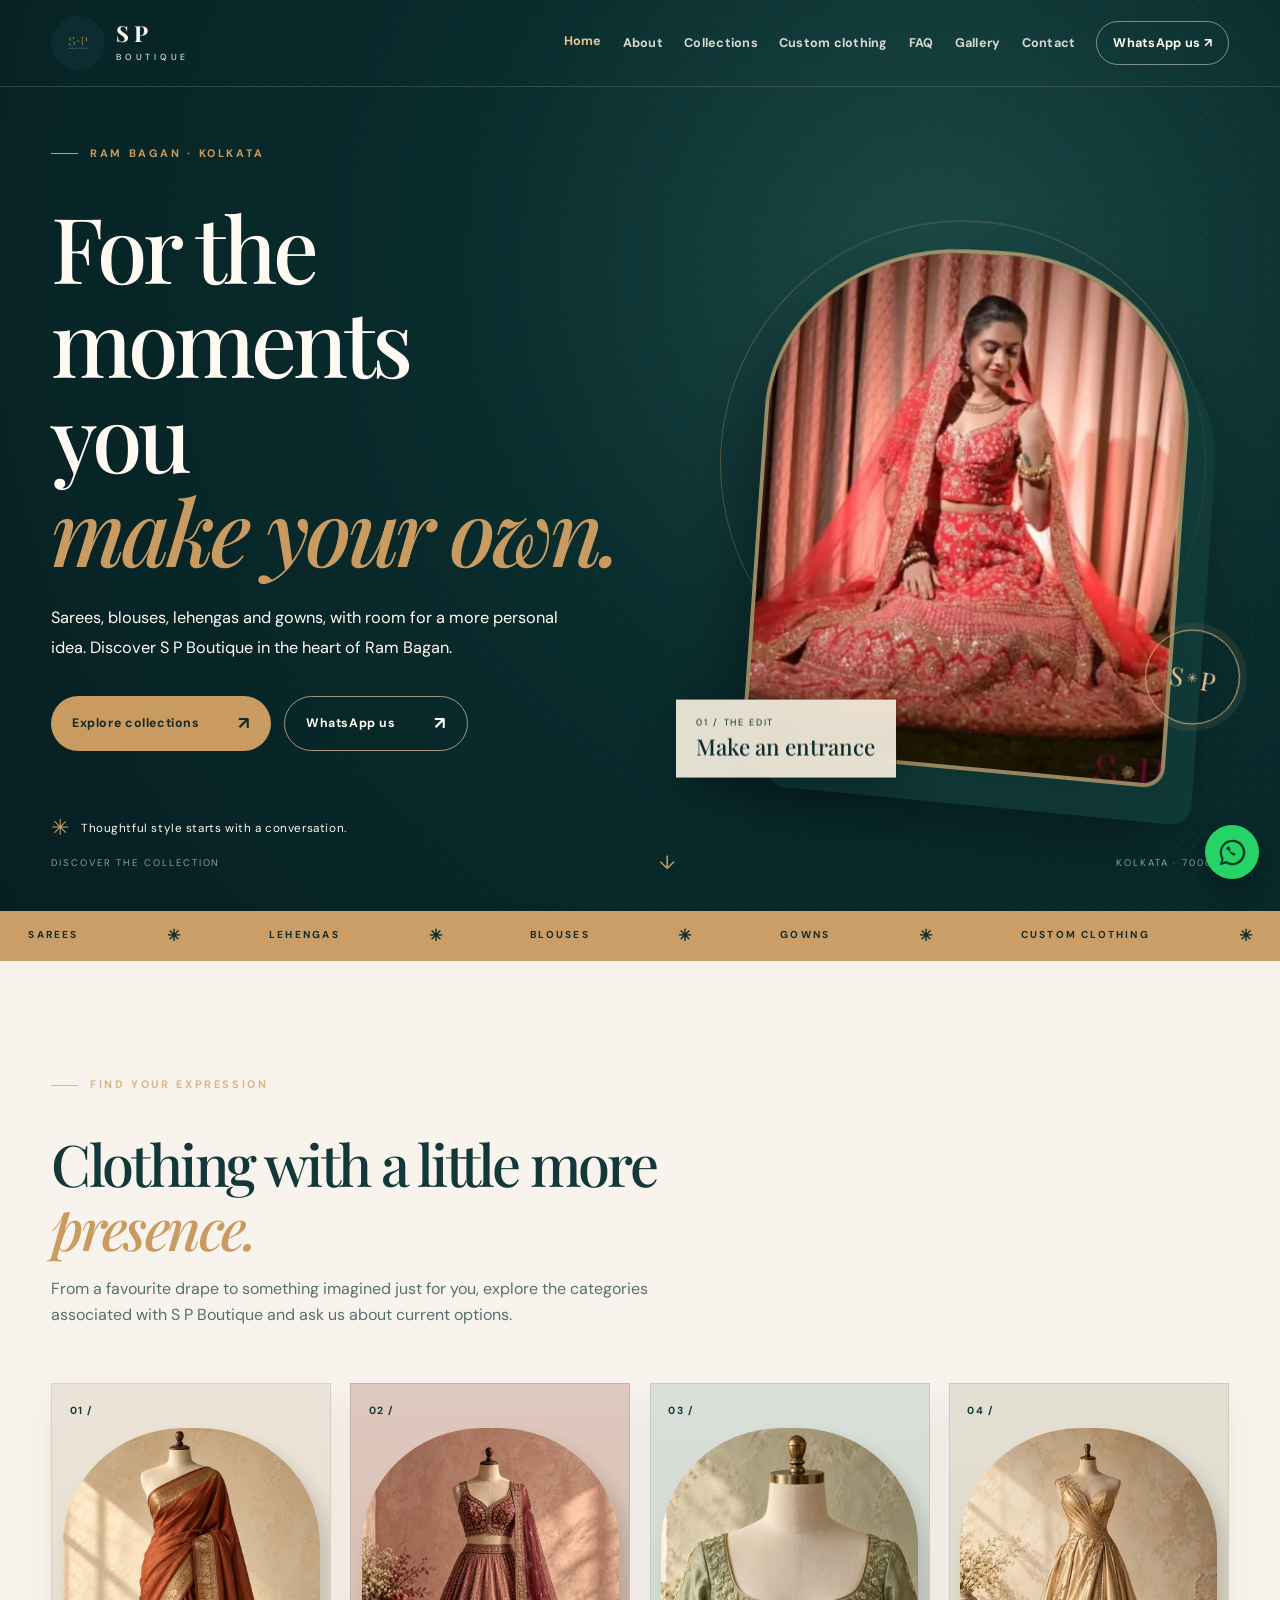
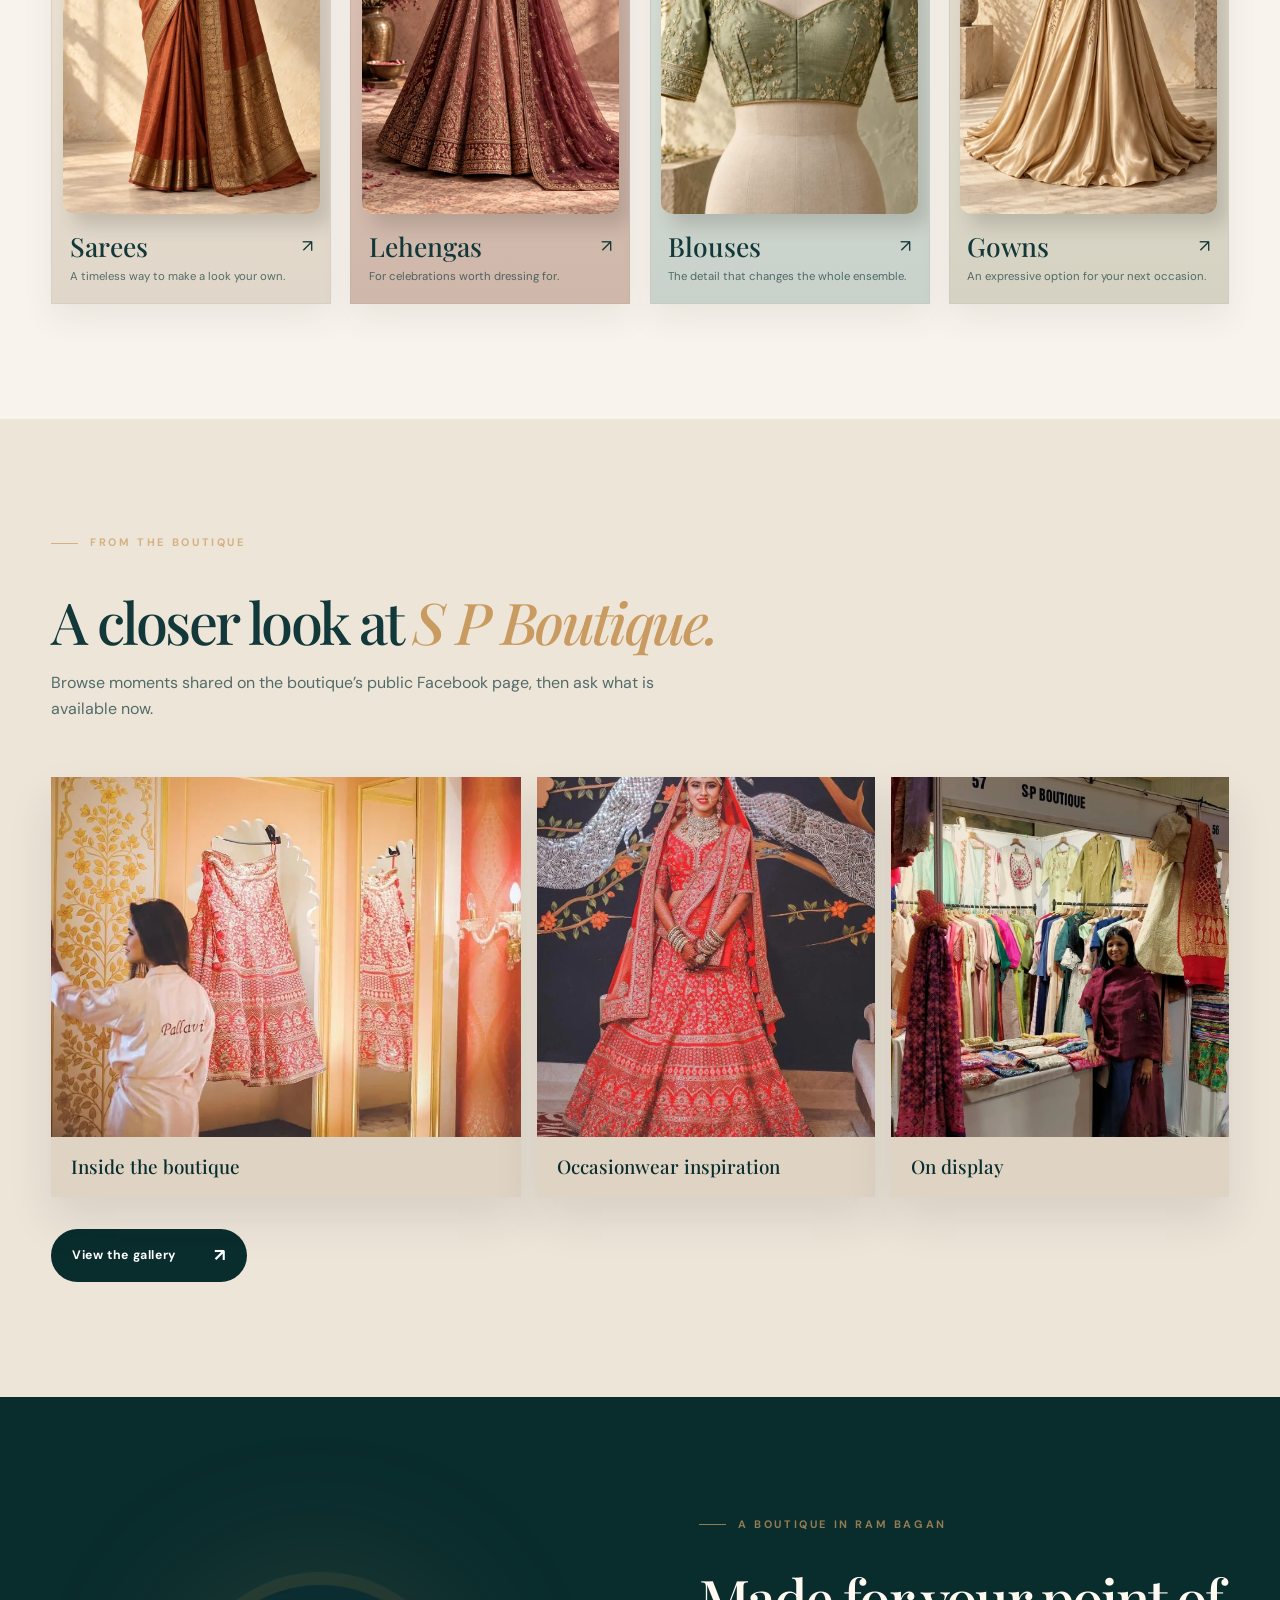
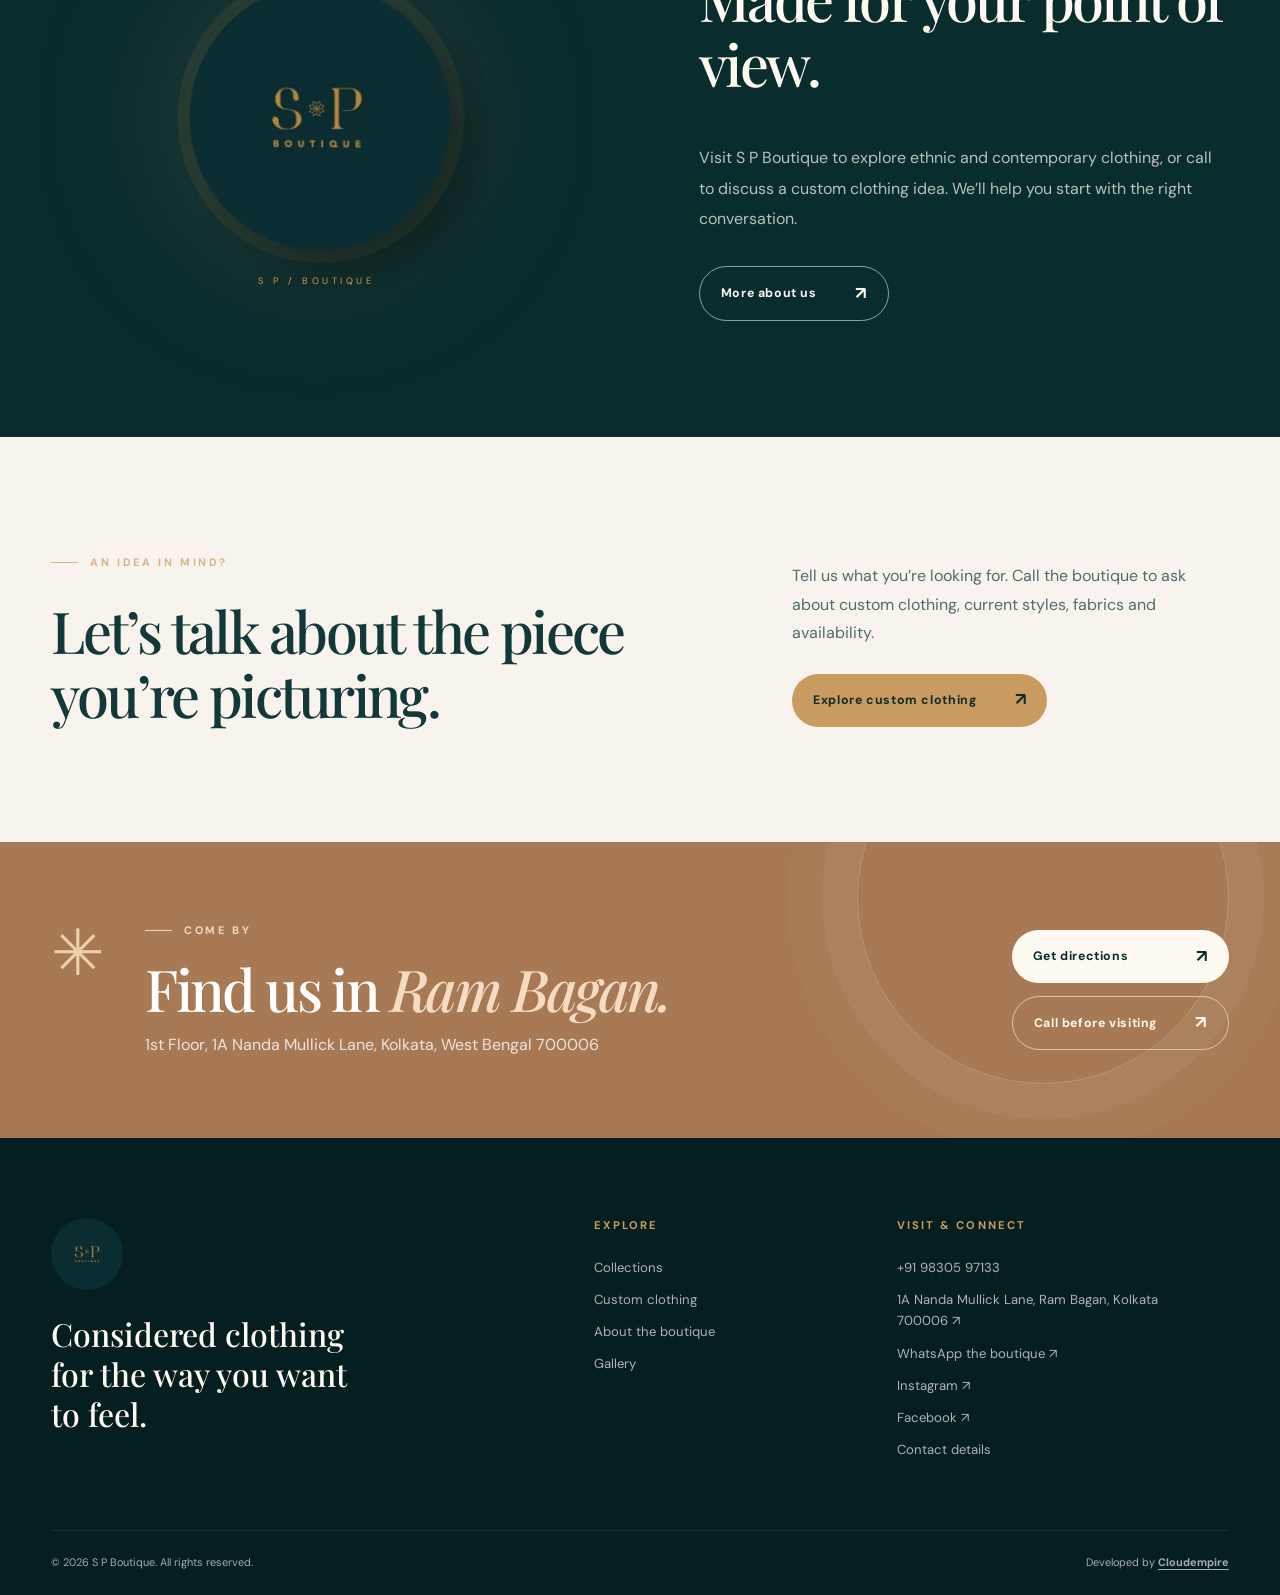
<file: index.html>
<!doctype html>
<html lang="en">
<head>
  <meta charset="utf-8">
  <meta name="viewport" content="width=device-width, initial-scale=1">
  <meta name="theme-color" content="#092c2d">
  <title>S P Boutique | Sarees, Lehengas &amp; Custom Clothing in Kolkata</title>
  <meta name="description" content="Explore sarees, lehengas, blouses, gowns and custom clothing at S P Boutique in Ram Bagan, Kolkata. Call to ask about current styles and availability.">
  <link rel="canonical" href="https://cloudempiretech.github.io/sp-boutique-kolkata/">
  <meta property="og:type" content="website"><meta property="og:title" content="S P Boutique | Sarees, Lehengas &amp; Custom Clothing in Kolkata"><meta property="og:description" content="Explore sarees, lehengas, blouses, gowns and custom clothing at S P Boutique in Ram Bagan, Kolkata. Call to ask about current styles and availability."><meta property="og:url" content="https://cloudempiretech.github.io/sp-boutique-kolkata/"><meta property="og:image" content="https://cloudempiretech.github.io/sp-boutique-kolkata/assets/boutique-look-1024.webp">
  <link rel="icon" href="assets/sp-boutique-mark.webp" type="image/webp">
  <link rel="preconnect" href="https://fonts.googleapis.com"><link rel="preconnect" href="https://fonts.gstatic.com" crossorigin>
  <link href="https://fonts.googleapis.com/css2?family=DM+Sans:wght@400;500;600;700&family=Manrope:wght@400;500;600;700&family=Playfair+Display:wght@400;500;600&display=swap" rel="stylesheet">
  <link rel="stylesheet" href="assets/site.css">
  <script type="application/ld+json">{"@context":"https://schema.org","@type":"ClothingStore","@id":"https://cloudempiretech.github.io/sp-boutique-kolkata/#business","name":"S P Boutique","url":"https://cloudempiretech.github.io/sp-boutique-kolkata/","telephone":"+919830597133","sameAs":["https://www.instagram.com/spboutiqueindia/","https://www.facebook.com/spboutiqueindia/"],"image":"https://cloudempiretech.github.io/sp-boutique-kolkata/assets/boutique-look-1024.webp","address":{"@type":"PostalAddress","streetAddress":"1st Floor, 1A Nanda Mullick Lane","addressLocality":"Kolkata","addressRegion":"West Bengal","postalCode":"700006","addressCountry":"IN"}}</script>
  <script src="assets/site.js" defer></script>
</head>
<body class="home">
  <a class="skip-link" href="#main">Skip to content</a>
  <header class="site-header" id="top"><div class="container header-inner"><a class="brand" href="index.html" aria-label="S P Boutique home"><img src="assets/sp-boutique-mark.webp" alt="" width="54" height="54"><span><strong>S P</strong><small>BOUTIQUE</small></span></a><button class="menu-toggle" type="button" aria-label="Open menu" aria-expanded="false" aria-controls="site-nav"><span></span><span></span><span></span></button><nav class="site-nav" id="site-nav" aria-label="Main navigation"><a href="index.html" class="active" aria-current="page">Home</a><a href="about.html" class="" >About</a><a href="collections.html" class="" >Collections</a><a href="custom-clothing.html" class="" >Custom clothing</a><a href="faq.html" class="" >FAQ</a><a href="gallery.html" class="" >Gallery</a><a href="contact.html" class="" >Contact</a><a class="nav-contact" href="https://wa.me/919830597133" target="_blank" rel="noopener noreferrer">WhatsApp us <span aria-hidden="true">↗</span></a></nav></div></header>
  <main id="main">
<section class="hero hero-home"><div class="hero-grain" aria-hidden="true"></div><div class="container hero-grid">
  <div class="hero-copy"><p class="eyebrow"><span class="eyebrow-line"></span>Ram Bagan · Kolkata</p><h1>For the moments <br>you <em>make your own.</em></h1><p class="hero-lead">Sarees, blouses, lehengas and gowns, with room for a more personal idea. Discover S P Boutique in the heart of Ram Bagan.</p><div class="hero-actions"><a class="button button-primary" href="collections.html" ><span>Explore collections</span><span aria-hidden="true">↗</span></a><a class="button button-outline" href="https://wa.me/919830597133" target="_blank" rel="noopener noreferrer" ><span>WhatsApp us</span><span aria-hidden="true">↗</span></a></div><div class="hero-note"><span class="star" aria-hidden="true">✳</span><span>Thoughtful style starts with a conversation.</span></div></div>
  <div class="hero-visual" data-depth><div class="hero-orbit orbit-one"></div><div class="hero-orbit orbit-two"></div><div class="hero-photo-frame"><picture><source media="(max-width: 600px)" srcset="assets/boutique-look-480.webp"><img src="assets/boutique-look-800.webp" srcset="assets/boutique-look-480.webp 480w, assets/boutique-look-800.webp 800w, assets/boutique-look-1024.webp 1024w" sizes="(max-width: 720px) 82vw, 42vw" alt="A red embroidered lehenga shown on S P Boutique’s public profile" width="1024" height="1280" fetchpriority="high"></picture></div><div class="hero-floating-label"><span>01 / THE EDIT</span><strong>Make an entrance</strong></div><div class="hero-seal" aria-hidden="true">S<span>✳</span>P</div></div>
</div><div class="hero-bottom container"><span>Discover the collection</span><a href="#explore" aria-label="Scroll to collection">↓</a><span>Kolkata · 700006</span></div></section>
<section class="ticker" aria-label="Boutique categories"><div><span>SAREES</span><b>✳</b><span>LEHENGAS</span><b>✳</b><span>BLOUSES</span><b>✳</b><span>GOWNS</span><b>✳</b><span>CUSTOM CLOTHING</span><b>✳</b></div></section>
<section class="section cream" id="explore"><div class="container"><div class="section-heading" data-reveal><p class="eyebrow"><span class="eyebrow-line"></span>Find your expression</p><h2>Clothing with a little more <em>presence.</em></h2><p>From a favourite drape to something imagined just for you, explore the categories associated with S P Boutique and ask us about current options.</p></div><div class="collection-grid">
  <a class="collection-card card-saree" href="collections.html#sarees" data-reveal><span class="card-index">01 /</span><span class="card-photo"><img src="assets/inspiration-saree.webp" alt="Illustrative terracotta silk saree on a mannequin" width="720" height="1080" loading="lazy"></span><span class="card-title">Sarees <b>↗</b></span><span class="card-copy">A timeless way to make a look your own.</span></a>
  <a class="collection-card card-lehenga" href="collections.html#lehengas" data-reveal><span class="card-index">02 /</span><span class="card-photo"><img src="assets/inspiration-lehenga.webp" alt="Illustrative burgundy lehenga on a mannequin" width="720" height="1080" loading="lazy"></span><span class="card-title">Lehengas <b>↗</b></span><span class="card-copy">For celebrations worth dressing for.</span></a>
  <a class="collection-card card-blouse" href="collections.html#blouses" data-reveal><span class="card-index">03 /</span><span class="card-photo"><img src="assets/inspiration-blouse.webp" alt="Illustrative sage green embroidered blouse on a dress form" width="720" height="1080" loading="lazy"></span><span class="card-title">Blouses <b>↗</b></span><span class="card-copy">The detail that changes the whole ensemble.</span></a>
  <a class="collection-card card-gown" href="collections.html#gowns" data-reveal><span class="card-index">04 /</span><span class="card-photo"><img src="assets/inspiration-gown.webp" alt="Illustrative champagne gold gown on a mannequin" width="720" height="1080" loading="lazy"></span><span class="card-title">Gowns <b>↗</b></span><span class="card-copy">An expressive option for your next occasion.</span></a>
</div></div></section>
<section class="section sand photo-feature"><div class="container"><div class="section-heading" data-reveal><p class="eyebrow"><span class="eyebrow-line"></span>From the boutique</p><h2>A closer look at <em>S P Boutique.</em></h2><p>Browse moments shared on the boutique’s public Facebook page, then ask what is available now.</p></div><div class="photo-feature-grid"><figure data-reveal><img src="assets/boutique-interior.webp" alt="Embroidered pink outfit displayed inside S P Boutique" width="960" height="639" loading="lazy"><figcaption>Inside the boutique</figcaption></figure><figure data-reveal><img src="assets/boutique-red-lehenga.webp" alt="Model wearing a red embellished lehenga in an S P Boutique photo" width="852" height="1065" loading="lazy"><figcaption>Occasionwear inspiration</figcaption></figure><figure data-reveal><img src="assets/boutique-display.webp" alt="Clothing display photographed at an S P Boutique event" width="960" height="1200" loading="lazy"><figcaption>On display</figcaption></figure></div><a class="button button-secondary" href="gallery.html"><span>View the gallery</span><span aria-hidden="true">↗</span></a></div></section>
<section class="section dark story-section"><div class="container story-grid"><div class="story-mark" data-reveal><div class="mark-glow"></div><img src="assets/sp-boutique-mark.webp" alt="S P Boutique’s gold monogram on deep teal" width="400" height="400" loading="lazy"><span class="story-mark-caption">S P / BOUTIQUE</span></div><div class="story-copy" data-reveal><p class="eyebrow"><span class="eyebrow-line"></span>A boutique in Ram Bagan</p><h2>Made for your point of view.</h2><p>Visit S P Boutique to explore ethnic and contemporary clothing, or call to discuss a custom clothing idea. We’ll help you start with the right conversation.</p><a class="button button-outline-light" href="about.html" ><span>More about us</span><span aria-hidden="true">↗</span></a></div></div></section>
<section class="section cream"><div class="container split-cta" data-reveal><div><p class="eyebrow"><span class="eyebrow-line"></span>An idea in mind?</p><h2>Let’s talk about the piece you’re picturing.</h2></div><div><p>Tell us what you’re looking for. Call the boutique to ask about custom clothing, current styles, fabrics and availability.</p><a class="button button-primary" href="custom-clothing.html" ><span>Explore custom clothing</span><span aria-hidden="true">↗</span></a></div></div></section>
<section class="visit-banner"><div class="container visit-inner" data-reveal><span class="visit-ornament" aria-hidden="true">✳</span><div><p class="eyebrow"><span class="eyebrow-line"></span>Come by</p><h2>Find us in <em>Ram Bagan.</em></h2><p>1st Floor, 1A Nanda Mullick Lane, Kolkata, West Bengal 700006</p></div><div class="visit-actions"><a class="button button-light" href="https://www.google.com/maps/search/?api=1&query=1A+Nanda+Mullick+Lane+Ram+Bagan+Kolkata+700006" target="_blank" rel="noopener noreferrer"><span>Get directions</span><span aria-hidden="true">↗</span></a><a class="button button-outline-light" href="tel:+919830597133" ><span>Call before visiting</span><span aria-hidden="true">↗</span></a></div></div></section></main>
  <footer class="site-footer">
      <div class="container footer-top">
        <div><img class="footer-logo" src="assets/sp-boutique-mark.webp" alt="S P Boutique logo" width="72" height="72"><p class="footer-lead">Considered clothing for the way you want to feel.</p></div>
        <div class="footer-links"><h2>Explore</h2><a href="collections.html">Collections</a><a href="custom-clothing.html">Custom clothing</a><a href="about.html">About the boutique</a><a href="gallery.html">Gallery</a></div>
        <div class="footer-links"><h2>Visit & connect</h2><a href="tel:+919830597133">+91 98305 97133</a><a href="https://www.google.com/maps/search/?api=1&query=1A+Nanda+Mullick+Lane+Ram+Bagan+Kolkata+700006" target="_blank" rel="noopener noreferrer">1A Nanda Mullick Lane, Ram Bagan, Kolkata 700006 ↗</a><a href="https://wa.me/919830597133" target="_blank" rel="noopener noreferrer">WhatsApp the boutique ↗</a><a href="https://www.instagram.com/spboutiqueindia/" target="_blank" rel="noopener noreferrer">Instagram ↗</a><a href="https://www.facebook.com/spboutiqueindia/" target="_blank" rel="noopener noreferrer">Facebook ↗</a><a href="contact.html">Contact details</a></div>
      </div>
      <div class="container footer-bottom"><span>© 2026 S P Boutique. All rights reserved.</span><span>Developed by <a href="https://cloudempire.tech/" target="_blank" rel="noopener noreferrer">Cloudempire</a></span></div>
    </footer>
  <a class="floating-call floating-whatsapp" href="https://wa.me/919830597133" target="_blank" rel="noopener noreferrer" aria-label="Chat with S P Boutique on WhatsApp"><svg viewBox="0 0 32 32" aria-hidden="true"><path fill="currentColor" d="M16 .9A15.1 15.1 0 0 0 3 23.7L.9 31l7.5-2A15.1 15.1 0 1 0 16 .9Zm0 27.5c-2.4 0-4.7-.7-6.7-2l-.5-.3-4.4 1.2 1.2-4.3-.3-.5a12.4 12.4 0 1 1 10.7 5.9Zm6.8-9.3c-.4-.2-2.2-1.1-2.5-1.2-.3-.1-.6-.2-.8.2-.2.4-1 1.2-1.2 1.4-.2.2-.4.3-.8.1-.4-.2-1.6-.6-3-1.9-1.1-1-1.9-2.2-2.1-2.6-.2-.4 0-.6.2-.8l.6-.7.4-.6c.1-.2 0-.5 0-.7l-1.2-2.8c-.3-.7-.6-.6-.8-.6h-.7c-.3 0-.7.1-1 .5s-1.3 1.3-1.3 3.1 1.4 3.6c1.4 2.3 3.1 4.3 5.2 5.7 2.1 1.4 2.8 1.5 3.8 1.2 1.1-.3 2.2-1.2 2.5-2.2.3-1 .3-1.8.2-2-.1-.1-.4-.2-.8-.4Z"/></svg></a>
</body>
</html>
</file>
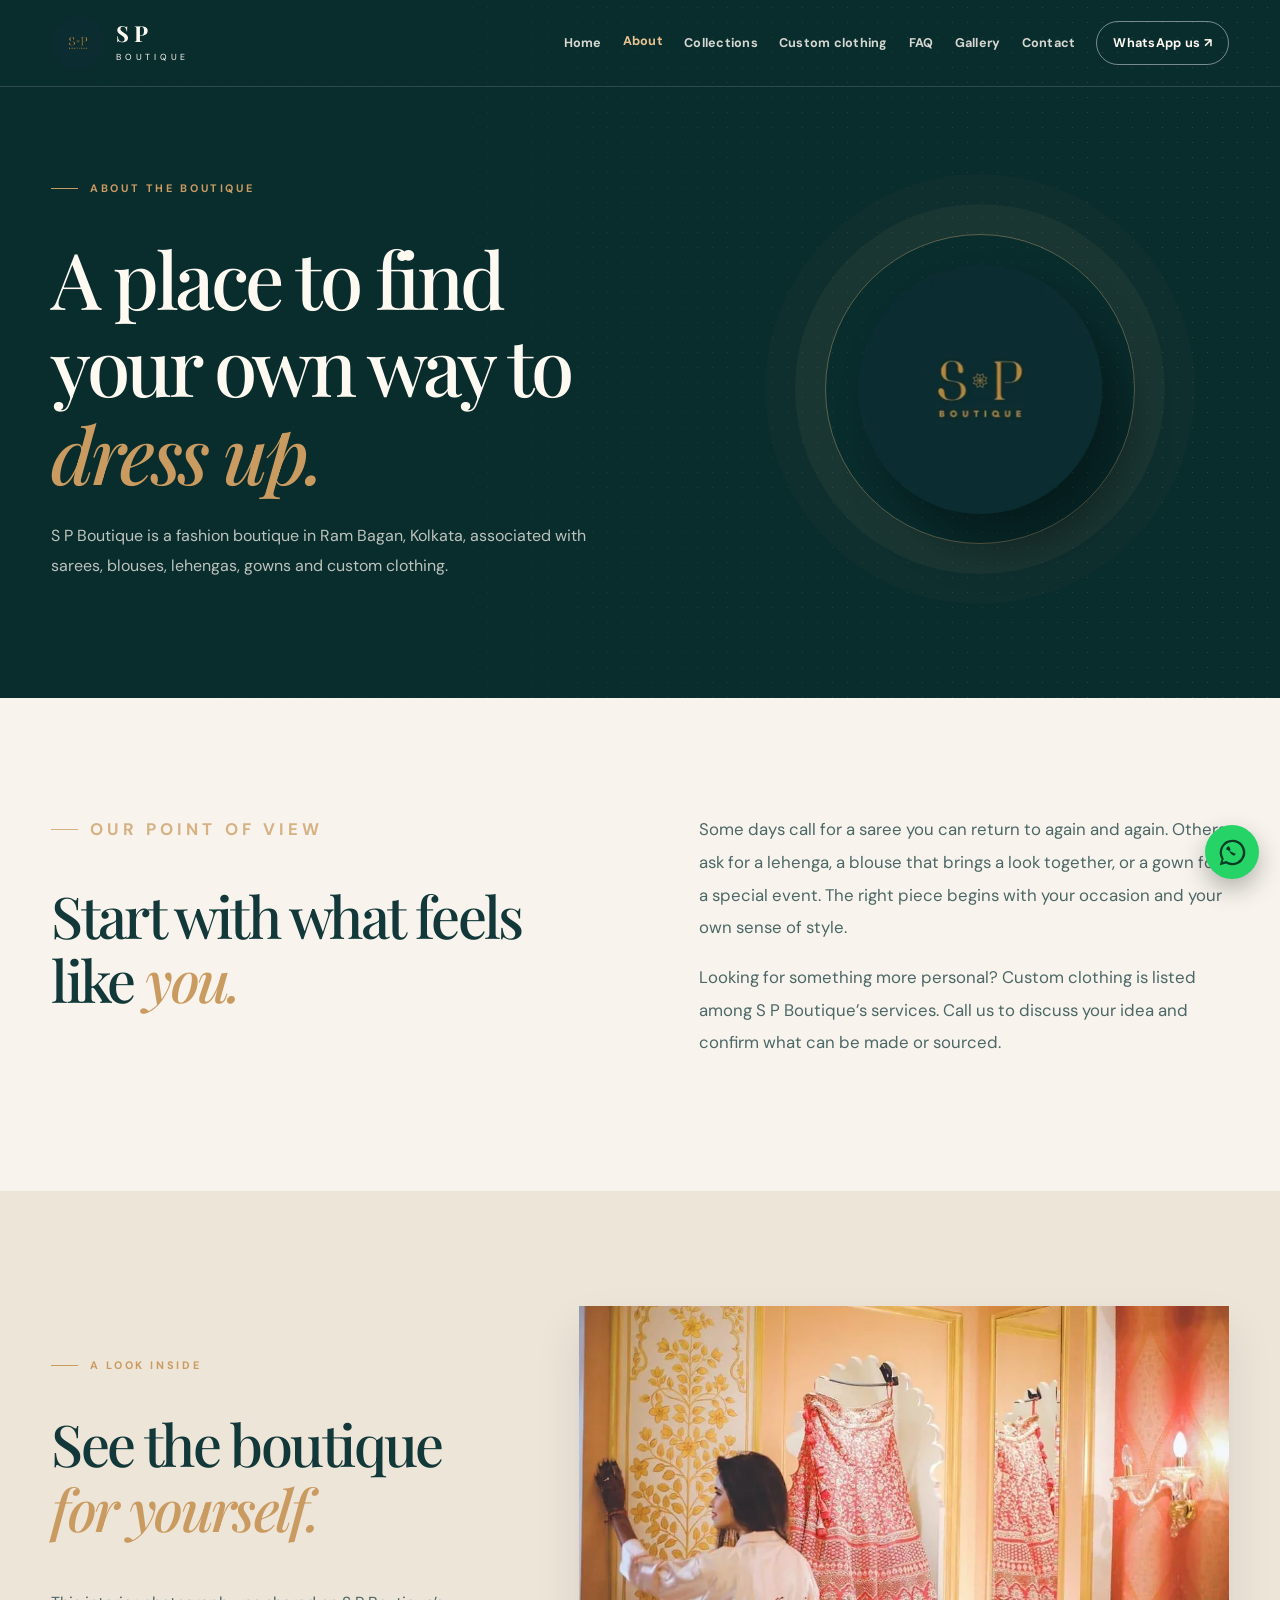
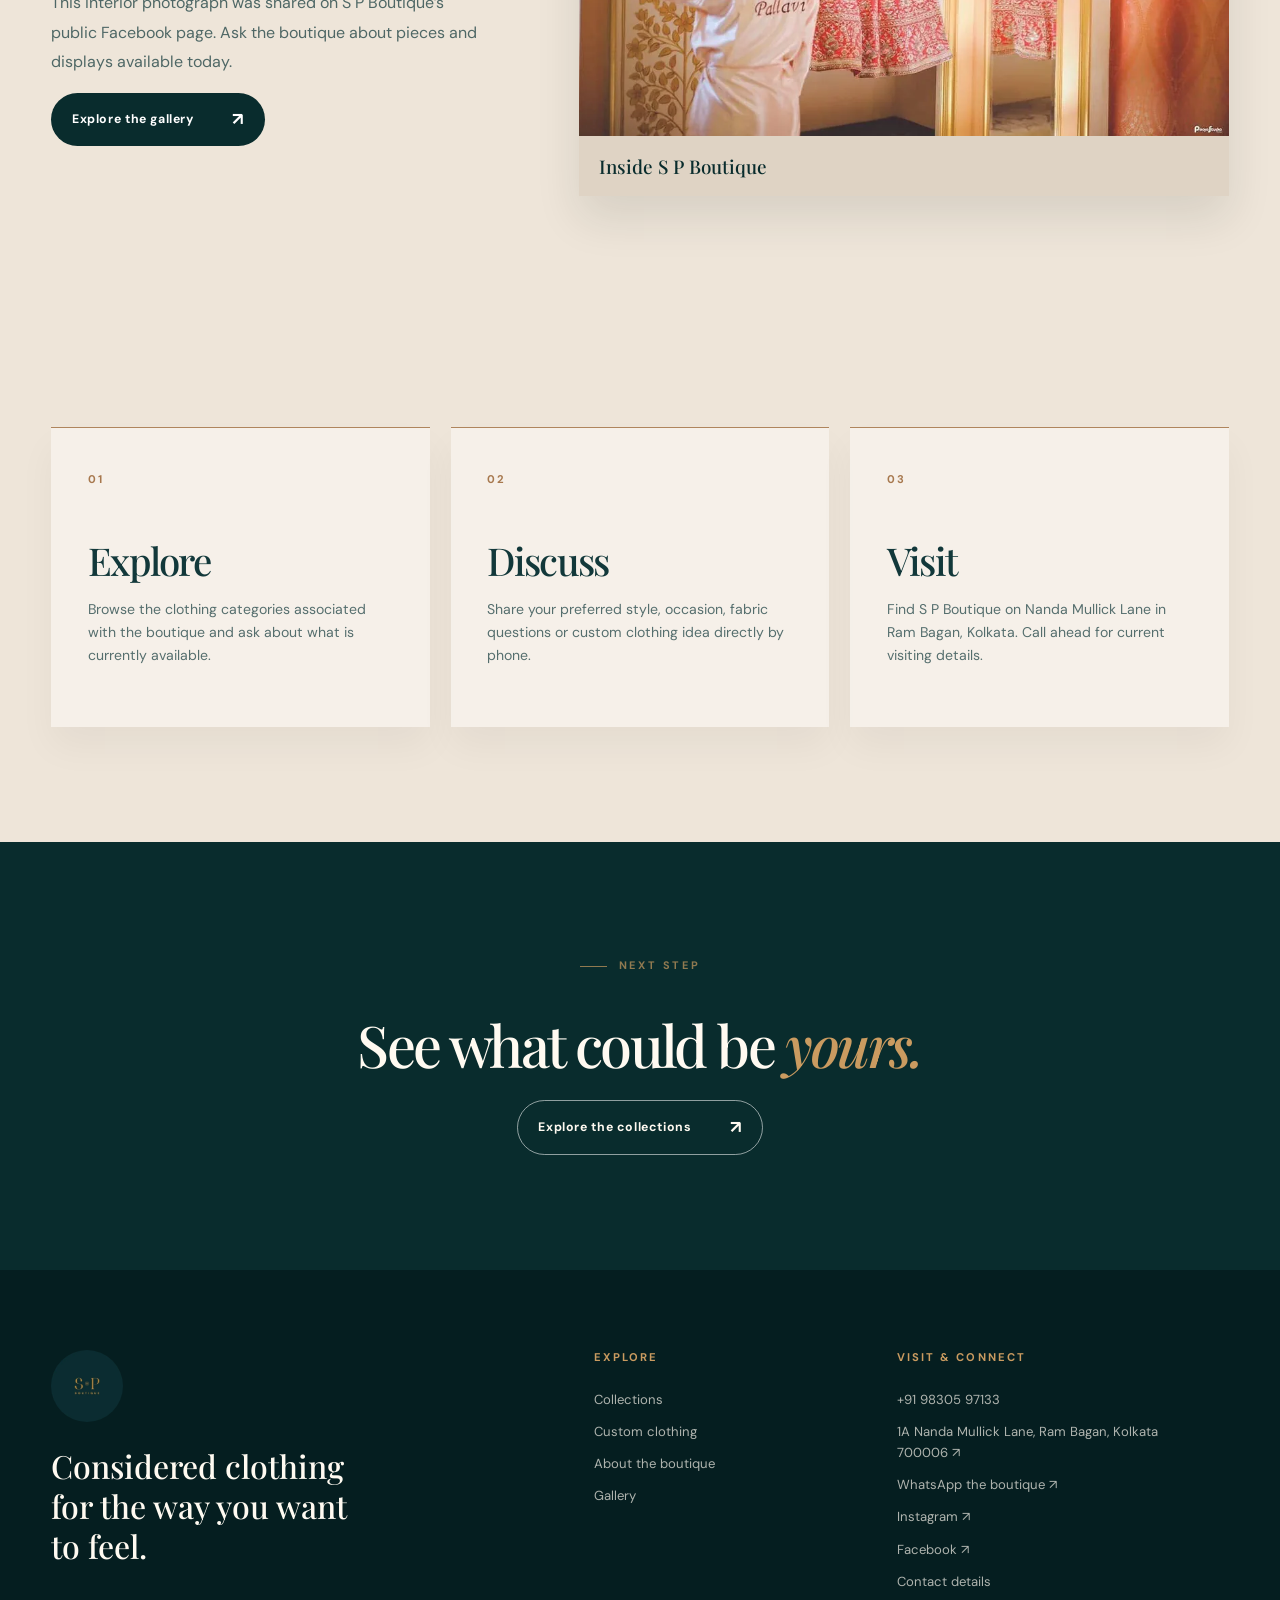
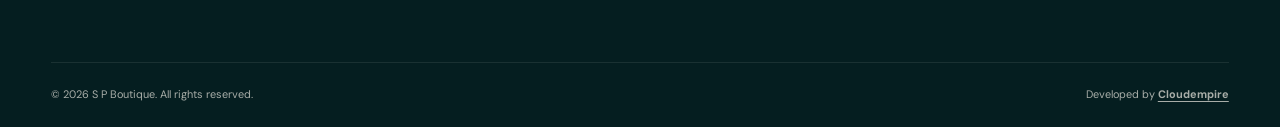
<file: about.html>
<!doctype html>
<html lang="en">
<head>
  <meta charset="utf-8">
  <meta name="viewport" content="width=device-width, initial-scale=1">
  <meta name="theme-color" content="#092c2d">
  <title>About S P Boutique | Ram Bagan, Kolkata</title>
  <meta name="description" content="Learn about S P Boutique in Ram Bagan, Kolkata, and explore sarees, blouses, lehengas, gowns and custom clothing enquiries.">
  <link rel="canonical" href="https://cloudempiretech.github.io/sp-boutique-kolkata/about.html">
  <meta property="og:type" content="website"><meta property="og:title" content="About S P Boutique | Ram Bagan, Kolkata"><meta property="og:description" content="Learn about S P Boutique in Ram Bagan, Kolkata, and explore sarees, blouses, lehengas, gowns and custom clothing enquiries."><meta property="og:url" content="https://cloudempiretech.github.io/sp-boutique-kolkata/about.html"><meta property="og:image" content="https://cloudempiretech.github.io/sp-boutique-kolkata/assets/boutique-look-1024.webp">
  <link rel="icon" href="assets/sp-boutique-mark.webp" type="image/webp">
  <link rel="preconnect" href="https://fonts.googleapis.com"><link rel="preconnect" href="https://fonts.gstatic.com" crossorigin>
  <link href="https://fonts.googleapis.com/css2?family=DM+Sans:wght@400;500;600;700&family=Manrope:wght@400;500;600;700&family=Playfair+Display:wght@400;500;600&display=swap" rel="stylesheet">
  <link rel="stylesheet" href="assets/site.css">
  <script type="application/ld+json">{"@context":"https://schema.org","@type":"ClothingStore","@id":"https://cloudempiretech.github.io/sp-boutique-kolkata/#business","name":"S P Boutique","url":"https://cloudempiretech.github.io/sp-boutique-kolkata/","telephone":"+919830597133","sameAs":["https://www.instagram.com/spboutiqueindia/","https://www.facebook.com/spboutiqueindia/"],"image":"https://cloudempiretech.github.io/sp-boutique-kolkata/assets/boutique-look-1024.webp","address":{"@type":"PostalAddress","streetAddress":"1st Floor, 1A Nanda Mullick Lane","addressLocality":"Kolkata","addressRegion":"West Bengal","postalCode":"700006","addressCountry":"IN"}}</script>
  <script src="assets/site.js" defer></script>
</head>
<body class="">
  <a class="skip-link" href="#main">Skip to content</a>
  <header class="site-header" id="top"><div class="container header-inner"><a class="brand" href="index.html" aria-label="S P Boutique home"><img src="assets/sp-boutique-mark.webp" alt="" width="54" height="54"><span><strong>S P</strong><small>BOUTIQUE</small></span></a><button class="menu-toggle" type="button" aria-label="Open menu" aria-expanded="false" aria-controls="site-nav"><span></span><span></span><span></span></button><nav class="site-nav" id="site-nav" aria-label="Main navigation"><a href="index.html" class="" >Home</a><a href="about.html" class="active" aria-current="page">About</a><a href="collections.html" class="" >Collections</a><a href="custom-clothing.html" class="" >Custom clothing</a><a href="faq.html" class="" >FAQ</a><a href="gallery.html" class="" >Gallery</a><a href="contact.html" class="" >Contact</a><a class="nav-contact" href="https://wa.me/919830597133" target="_blank" rel="noopener noreferrer">WhatsApp us <span aria-hidden="true">↗</span></a></nav></div></header>
  <main id="main">
<section class="inner-hero dark"><div class="container inner-hero-grid"><div><p class="eyebrow"><span class="eyebrow-line"></span>About the boutique</p><h1>A place to find your own way to <em>dress up.</em></h1><p>S P Boutique is a fashion boutique in Ram Bagan, Kolkata, associated with sarees, blouses, lehengas, gowns and custom clothing.</p></div><div class="inner-art logo-art" aria-hidden="true"><div class="art-ring"></div><img src="assets/sp-boutique-mark.webp" alt="" width="400" height="400"></div></div></section>
<section class="section cream"><div class="container editorial-grid"><div data-reveal><p class="eyebrow"><span class="eyebrow-line"></span>Our point of view</p><h2>Start with what feels like <em>you.</em></h2></div><div data-reveal><p>Some days call for a saree you can return to again and again. Others ask for a lehenga, a blouse that brings a look together, or a gown for a special event. The right piece begins with your occasion and your own sense of style.</p><p>Looking for something more personal? Custom clothing is listed among S P Boutique’s services. Call us to discuss your idea and confirm what can be made or sourced.</p></div></div></section>
<section class="section sand about-photo"><div class="container about-photo-grid"><div data-reveal><p class="eyebrow"><span class="eyebrow-line"></span>A look inside</p><h2>See the boutique <em>for yourself.</em></h2><p>This interior photograph was shared on S P Boutique’s public Facebook page. Ask the boutique about pieces and displays available today.</p><a class="button button-secondary" href="gallery.html"><span>Explore the gallery</span><span aria-hidden="true">↗</span></a></div><figure data-reveal><img src="assets/boutique-interior.webp" alt="Pink embroidered outfit displayed inside S P Boutique" width="960" height="639" loading="lazy"><figcaption>Inside S P Boutique</figcaption></figure></div></section>
<section class="section sand"><div class="container values-grid"><div class="value-card" data-reveal><span>01</span><h2>Explore</h2><p>Browse the clothing categories associated with the boutique and ask about what is currently available.</p></div><div class="value-card" data-reveal><span>02</span><h2>Discuss</h2><p>Share your preferred style, occasion, fabric questions or custom clothing idea directly by phone.</p></div><div class="value-card" data-reveal><span>03</span><h2>Visit</h2><p>Find S P Boutique on Nanda Mullick Lane in Ram Bagan, Kolkata. Call ahead for current visiting details.</p></div></div></section>
<section class="section dark narrow-cta"><div class="container" data-reveal><p class="eyebrow"><span class="eyebrow-line"></span>Next step</p><h2>See what could be <em>yours.</em></h2><a class="button button-outline-light" href="collections.html" ><span>Explore the collections</span><span aria-hidden="true">↗</span></a></div></section></main>
  <footer class="site-footer">
      <div class="container footer-top">
        <div><img class="footer-logo" src="assets/sp-boutique-mark.webp" alt="S P Boutique logo" width="72" height="72"><p class="footer-lead">Considered clothing for the way you want to feel.</p></div>
        <div class="footer-links"><h2>Explore</h2><a href="collections.html">Collections</a><a href="custom-clothing.html">Custom clothing</a><a href="about.html">About the boutique</a><a href="gallery.html">Gallery</a></div>
        <div class="footer-links"><h2>Visit & connect</h2><a href="tel:+919830597133">+91 98305 97133</a><a href="https://www.google.com/maps/search/?api=1&query=1A+Nanda+Mullick+Lane+Ram+Bagan+Kolkata+700006" target="_blank" rel="noopener noreferrer">1A Nanda Mullick Lane, Ram Bagan, Kolkata 700006 ↗</a><a href="https://wa.me/919830597133" target="_blank" rel="noopener noreferrer">WhatsApp the boutique ↗</a><a href="https://www.instagram.com/spboutiqueindia/" target="_blank" rel="noopener noreferrer">Instagram ↗</a><a href="https://www.facebook.com/spboutiqueindia/" target="_blank" rel="noopener noreferrer">Facebook ↗</a><a href="contact.html">Contact details</a></div>
      </div>
      <div class="container footer-bottom"><span>© 2026 S P Boutique. All rights reserved.</span><span>Developed by <a href="https://cloudempire.tech/" target="_blank" rel="noopener noreferrer">Cloudempire</a></span></div>
    </footer>
  <a class="floating-call floating-whatsapp" href="https://wa.me/919830597133" target="_blank" rel="noopener noreferrer" aria-label="Chat with S P Boutique on WhatsApp"><svg viewBox="0 0 32 32" aria-hidden="true"><path fill="currentColor" d="M16 .9A15.1 15.1 0 0 0 3 23.7L.9 31l7.5-2A15.1 15.1 0 1 0 16 .9Zm0 27.5c-2.4 0-4.7-.7-6.7-2l-.5-.3-4.4 1.2 1.2-4.3-.3-.5a12.4 12.4 0 1 1 10.7 5.9Zm6.8-9.3c-.4-.2-2.2-1.1-2.5-1.2-.3-.1-.6-.2-.8.2-.2.4-1 1.2-1.2 1.4-.2.2-.4.3-.8.1-.4-.2-1.6-.6-3-1.9-1.1-1-1.9-2.2-2.1-2.6-.2-.4 0-.6.2-.8l.6-.7.4-.6c.1-.2 0-.5 0-.7l-1.2-2.8c-.3-.7-.6-.6-.8-.6h-.7c-.3 0-.7.1-1 .5s-1.3 1.3-1.3 3.1 1.4 3.6c1.4 2.3 3.1 4.3 5.2 5.7 2.1 1.4 2.8 1.5 3.8 1.2 1.1-.3 2.2-1.2 2.5-2.2.3-1 .3-1.8.2-2-.1-.1-.4-.2-.8-.4Z"/></svg></a>
</body>
</html>
</file>
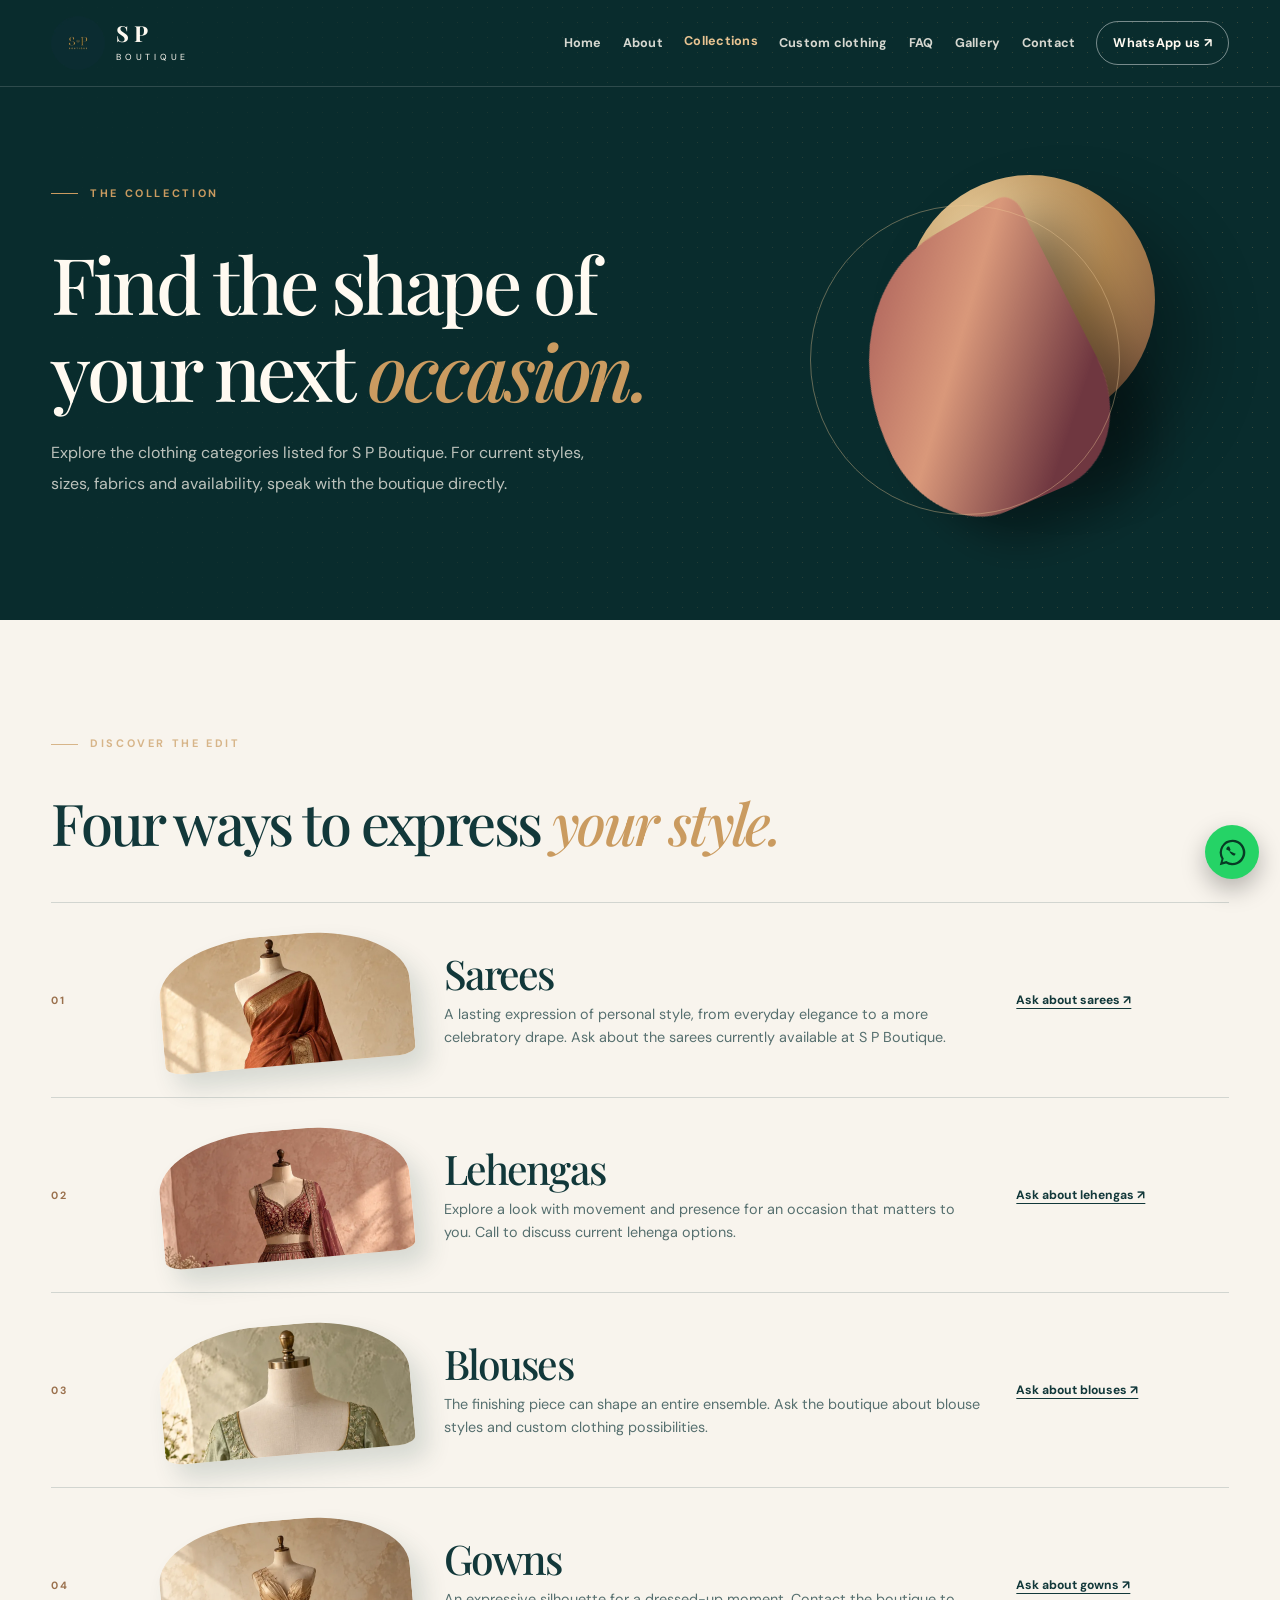
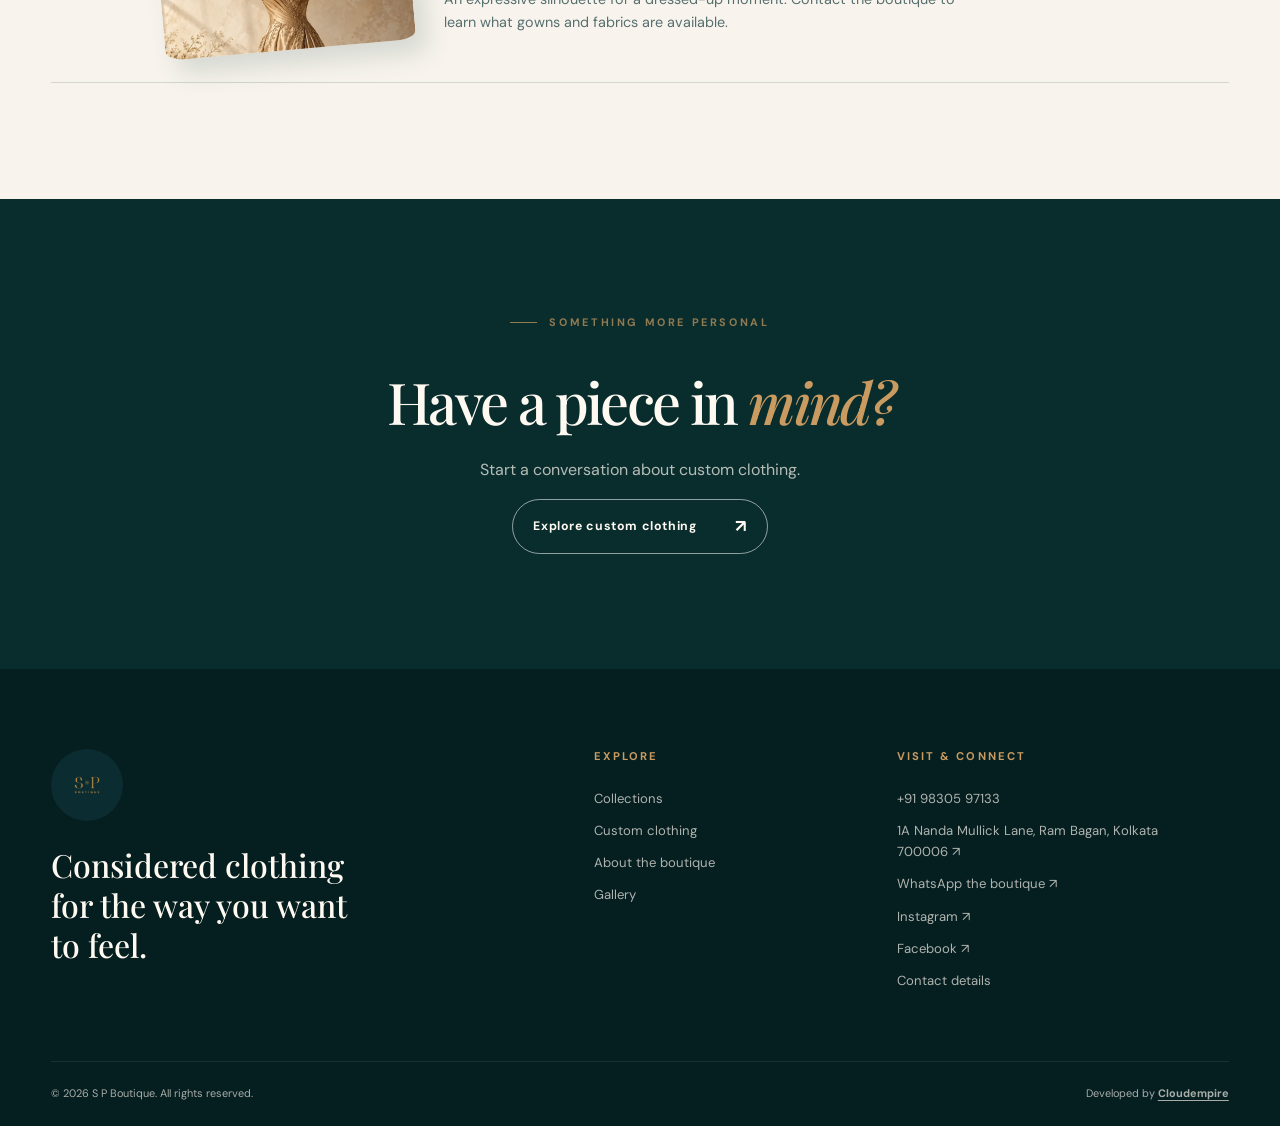
<file: collections.html>
<!doctype html>
<html lang="en">
<head>
  <meta charset="utf-8">
  <meta name="viewport" content="width=device-width, initial-scale=1">
  <meta name="theme-color" content="#092c2d">
  <title>Collections | Sarees, Lehengas, Blouses &amp; Gowns | S P Boutique</title>
  <meta name="description" content="Explore the sarees, lehengas, blouses and gowns associated with S P Boutique in Kolkata. Call for current styles, fabrics and availability.">
  <link rel="canonical" href="https://cloudempiretech.github.io/sp-boutique-kolkata/collections.html">
  <meta property="og:type" content="website"><meta property="og:title" content="Collections | Sarees, Lehengas, Blouses &amp; Gowns | S P Boutique"><meta property="og:description" content="Explore the sarees, lehengas, blouses and gowns associated with S P Boutique in Kolkata. Call for current styles, fabrics and availability."><meta property="og:url" content="https://cloudempiretech.github.io/sp-boutique-kolkata/collections.html"><meta property="og:image" content="https://cloudempiretech.github.io/sp-boutique-kolkata/assets/boutique-look-1024.webp">
  <link rel="icon" href="assets/sp-boutique-mark.webp" type="image/webp">
  <link rel="preconnect" href="https://fonts.googleapis.com"><link rel="preconnect" href="https://fonts.gstatic.com" crossorigin>
  <link href="https://fonts.googleapis.com/css2?family=DM+Sans:wght@400;500;600;700&family=Manrope:wght@400;500;600;700&family=Playfair+Display:wght@400;500;600&display=swap" rel="stylesheet">
  <link rel="stylesheet" href="assets/site.css">
  <script type="application/ld+json">{"@context":"https://schema.org","@type":"ClothingStore","@id":"https://cloudempiretech.github.io/sp-boutique-kolkata/#business","name":"S P Boutique","url":"https://cloudempiretech.github.io/sp-boutique-kolkata/","telephone":"+919830597133","sameAs":["https://www.instagram.com/spboutiqueindia/","https://www.facebook.com/spboutiqueindia/"],"image":"https://cloudempiretech.github.io/sp-boutique-kolkata/assets/boutique-look-1024.webp","address":{"@type":"PostalAddress","streetAddress":"1st Floor, 1A Nanda Mullick Lane","addressLocality":"Kolkata","addressRegion":"West Bengal","postalCode":"700006","addressCountry":"IN"}}</script>
  <script src="assets/site.js" defer></script>
</head>
<body class="">
  <a class="skip-link" href="#main">Skip to content</a>
  <header class="site-header" id="top"><div class="container header-inner"><a class="brand" href="index.html" aria-label="S P Boutique home"><img src="assets/sp-boutique-mark.webp" alt="" width="54" height="54"><span><strong>S P</strong><small>BOUTIQUE</small></span></a><button class="menu-toggle" type="button" aria-label="Open menu" aria-expanded="false" aria-controls="site-nav"><span></span><span></span><span></span></button><nav class="site-nav" id="site-nav" aria-label="Main navigation"><a href="index.html" class="" >Home</a><a href="about.html" class="" >About</a><a href="collections.html" class="active" aria-current="page">Collections</a><a href="custom-clothing.html" class="" >Custom clothing</a><a href="faq.html" class="" >FAQ</a><a href="gallery.html" class="" >Gallery</a><a href="contact.html" class="" >Contact</a><a class="nav-contact" href="https://wa.me/919830597133" target="_blank" rel="noopener noreferrer">WhatsApp us <span aria-hidden="true">↗</span></a></nav></div></header>
  <main id="main">
<section class="inner-hero dark"><div class="container inner-hero-grid"><div><p class="eyebrow"><span class="eyebrow-line"></span>The collection</p><h1>Find the shape of your next <em>occasion.</em></h1><p>Explore the clothing categories listed for S P Boutique. For current styles, sizes, fabrics and availability, speak with the boutique directly.</p></div><div class="inner-art abstract-art" aria-hidden="true"><span class="abstract-sun"></span><span class="abstract-fabric"></span><span class="abstract-shadow"></span></div></div></section>
<section class="section cream collection-details"><div class="container"><div class="section-heading" data-reveal><p class="eyebrow"><span class="eyebrow-line"></span>Discover the edit</p><h2>Four ways to express <em>your style.</em></h2></div>
<article class="detail-row" id="sarees" data-reveal><span class="detail-number">01</span><div class="detail-symbol detail-image"><img src="assets/inspiration-saree.webp" alt="Illustrative terracotta silk saree on a mannequin" width="720" height="1080" loading="lazy"></div><div><h2>Sarees</h2><p>A lasting expression of personal style, from everyday elegance to a more celebratory drape. Ask about the sarees currently available at S P Boutique.</p></div><a href="tel:+919830597133" aria-label="Call about sarees">Ask about sarees ↗</a></article>
<article class="detail-row" id="lehengas" data-reveal><span class="detail-number">02</span><div class="detail-symbol detail-image"><img src="assets/inspiration-lehenga.webp" alt="Illustrative burgundy lehenga on a mannequin" width="720" height="1080" loading="lazy"></div><div><h2>Lehengas</h2><p>Explore a look with movement and presence for an occasion that matters to you. Call to discuss current lehenga options.</p></div><a href="tel:+919830597133" aria-label="Call about lehengas">Ask about lehengas ↗</a></article>
<article class="detail-row" id="blouses" data-reveal><span class="detail-number">03</span><div class="detail-symbol detail-image"><img src="assets/inspiration-blouse.webp" alt="Illustrative sage green embroidered blouse on a dress form" width="720" height="1080" loading="lazy"></div><div><h2>Blouses</h2><p>The finishing piece can shape an entire ensemble. Ask the boutique about blouse styles and custom clothing possibilities.</p></div><a href="tel:+919830597133" aria-label="Call about blouses">Ask about blouses ↗</a></article>
<article class="detail-row" id="gowns" data-reveal><span class="detail-number">04</span><div class="detail-symbol detail-image"><img src="assets/inspiration-gown.webp" alt="Illustrative champagne gold gown on a mannequin" width="720" height="1080" loading="lazy"></div><div><h2>Gowns</h2><p>An expressive silhouette for a dressed-up moment. Contact the boutique to learn what gowns and fabrics are available.</p></div><a href="tel:+919830597133" aria-label="Call about gowns">Ask about gowns ↗</a></article></div></section>
<section class="section dark narrow-cta"><div class="container" data-reveal><p class="eyebrow"><span class="eyebrow-line"></span>Something more personal</p><h2>Have a piece in <em>mind?</em></h2><p>Start a conversation about custom clothing.</p><a class="button button-outline-light" href="custom-clothing.html" ><span>Explore custom clothing</span><span aria-hidden="true">↗</span></a></div></section></main>
  <footer class="site-footer">
      <div class="container footer-top">
        <div><img class="footer-logo" src="assets/sp-boutique-mark.webp" alt="S P Boutique logo" width="72" height="72"><p class="footer-lead">Considered clothing for the way you want to feel.</p></div>
        <div class="footer-links"><h2>Explore</h2><a href="collections.html">Collections</a><a href="custom-clothing.html">Custom clothing</a><a href="about.html">About the boutique</a><a href="gallery.html">Gallery</a></div>
        <div class="footer-links"><h2>Visit & connect</h2><a href="tel:+919830597133">+91 98305 97133</a><a href="https://www.google.com/maps/search/?api=1&query=1A+Nanda+Mullick+Lane+Ram+Bagan+Kolkata+700006" target="_blank" rel="noopener noreferrer">1A Nanda Mullick Lane, Ram Bagan, Kolkata 700006 ↗</a><a href="https://wa.me/919830597133" target="_blank" rel="noopener noreferrer">WhatsApp the boutique ↗</a><a href="https://www.instagram.com/spboutiqueindia/" target="_blank" rel="noopener noreferrer">Instagram ↗</a><a href="https://www.facebook.com/spboutiqueindia/" target="_blank" rel="noopener noreferrer">Facebook ↗</a><a href="contact.html">Contact details</a></div>
      </div>
      <div class="container footer-bottom"><span>© 2026 S P Boutique. All rights reserved.</span><span>Developed by <a href="https://cloudempire.tech/" target="_blank" rel="noopener noreferrer">Cloudempire</a></span></div>
    </footer>
  <a class="floating-call floating-whatsapp" href="https://wa.me/919830597133" target="_blank" rel="noopener noreferrer" aria-label="Chat with S P Boutique on WhatsApp"><svg viewBox="0 0 32 32" aria-hidden="true"><path fill="currentColor" d="M16 .9A15.1 15.1 0 0 0 3 23.7L.9 31l7.5-2A15.1 15.1 0 1 0 16 .9Zm0 27.5c-2.4 0-4.7-.7-6.7-2l-.5-.3-4.4 1.2 1.2-4.3-.3-.5a12.4 12.4 0 1 1 10.7 5.9Zm6.8-9.3c-.4-.2-2.2-1.1-2.5-1.2-.3-.1-.6-.2-.8.2-.2.4-1 1.2-1.2 1.4-.2.2-.4.3-.8.1-.4-.2-1.6-.6-3-1.9-1.1-1-1.9-2.2-2.1-2.6-.2-.4 0-.6.2-.8l.6-.7.4-.6c.1-.2 0-.5 0-.7l-1.2-2.8c-.3-.7-.6-.6-.8-.6h-.7c-.3 0-.7.1-1 .5s-1.3 1.3-1.3 3.1 1.4 3.6c1.4 2.3 3.1 4.3 5.2 5.7 2.1 1.4 2.8 1.5 3.8 1.2 1.1-.3 2.2-1.2 2.5-2.2.3-1 .3-1.8.2-2-.1-.1-.4-.2-.8-.4Z"/></svg></a>
</body>
</html>
</file>
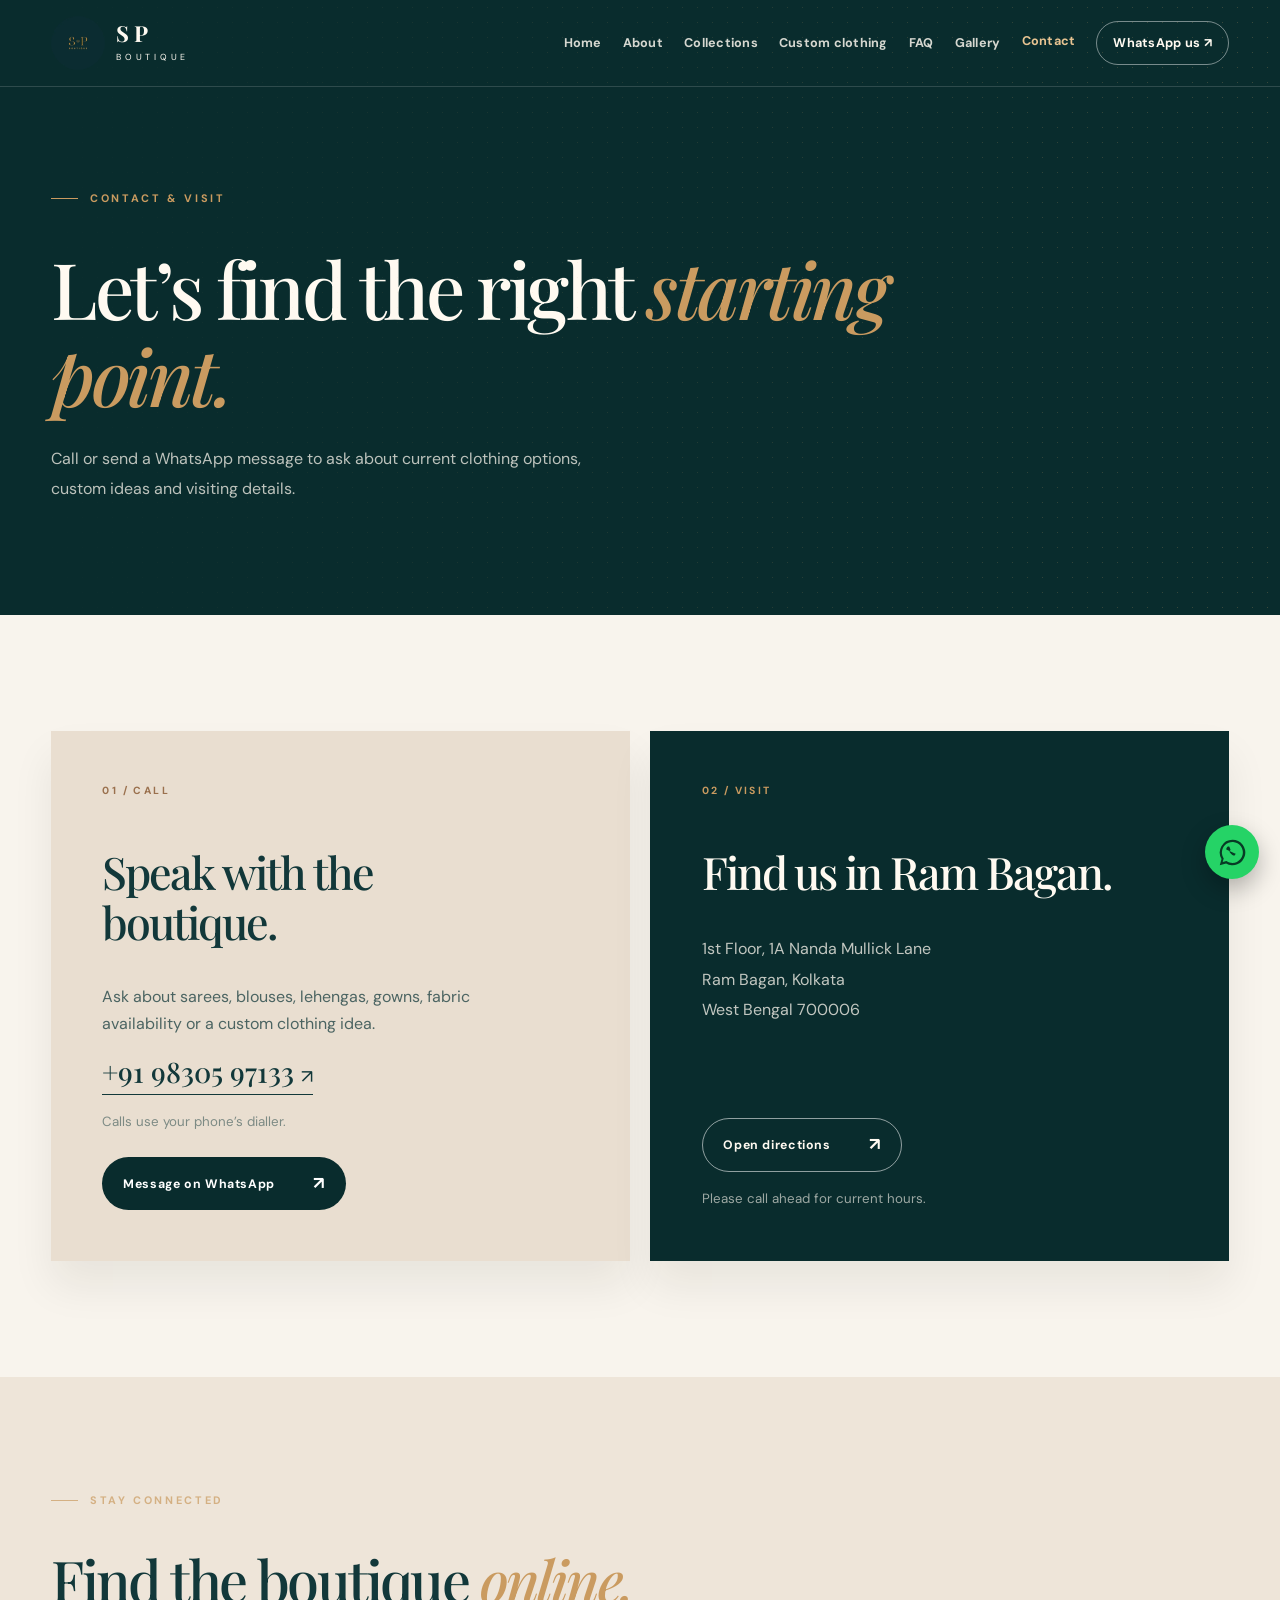
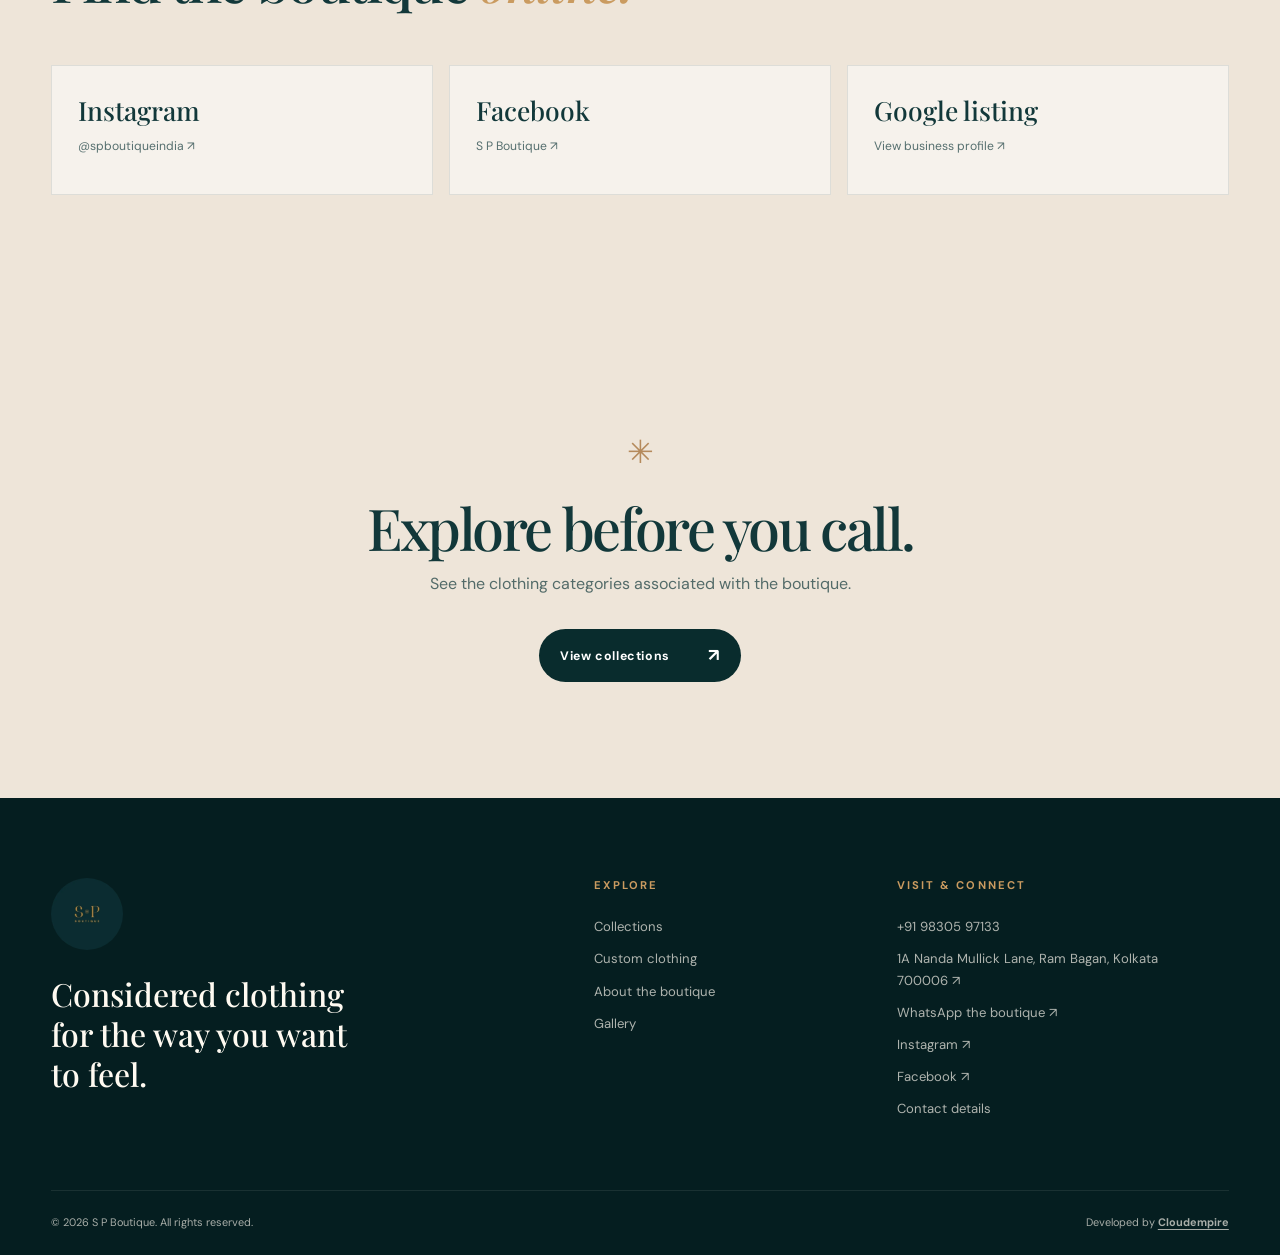
<file: contact.html>
<!doctype html>
<html lang="en">
<head>
  <meta charset="utf-8">
  <meta name="viewport" content="width=device-width, initial-scale=1">
  <meta name="theme-color" content="#092c2d">
  <title>Contact &amp; Visit S P Boutique | Ram Bagan, Kolkata</title>
  <meta name="description" content="Call S P Boutique at +91 98305 97133 or find the boutique at 1A Nanda Mullick Lane, Ram Bagan, Kolkata 700006.">
  <link rel="canonical" href="https://cloudempiretech.github.io/sp-boutique-kolkata/contact.html">
  <meta property="og:type" content="website"><meta property="og:title" content="Contact &amp; Visit S P Boutique | Ram Bagan, Kolkata"><meta property="og:description" content="Call S P Boutique at +91 98305 97133 or find the boutique at 1A Nanda Mullick Lane, Ram Bagan, Kolkata 700006."><meta property="og:url" content="https://cloudempiretech.github.io/sp-boutique-kolkata/contact.html"><meta property="og:image" content="https://cloudempiretech.github.io/sp-boutique-kolkata/assets/boutique-look-1024.webp">
  <link rel="icon" href="assets/sp-boutique-mark.webp" type="image/webp">
  <link rel="preconnect" href="https://fonts.googleapis.com"><link rel="preconnect" href="https://fonts.gstatic.com" crossorigin>
  <link href="https://fonts.googleapis.com/css2?family=DM+Sans:wght@400;500;600;700&family=Manrope:wght@400;500;600;700&family=Playfair+Display:wght@400;500;600&display=swap" rel="stylesheet">
  <link rel="stylesheet" href="assets/site.css">
  <script type="application/ld+json">{"@context":"https://schema.org","@type":"ClothingStore","@id":"https://cloudempiretech.github.io/sp-boutique-kolkata/#business","name":"S P Boutique","url":"https://cloudempiretech.github.io/sp-boutique-kolkata/","telephone":"+919830597133","sameAs":["https://www.instagram.com/spboutiqueindia/","https://www.facebook.com/spboutiqueindia/"],"image":"https://cloudempiretech.github.io/sp-boutique-kolkata/assets/boutique-look-1024.webp","address":{"@type":"PostalAddress","streetAddress":"1st Floor, 1A Nanda Mullick Lane","addressLocality":"Kolkata","addressRegion":"West Bengal","postalCode":"700006","addressCountry":"IN"}}</script>
  <script src="assets/site.js" defer></script>
</head>
<body class="">
  <a class="skip-link" href="#main">Skip to content</a>
  <header class="site-header" id="top"><div class="container header-inner"><a class="brand" href="index.html" aria-label="S P Boutique home"><img src="assets/sp-boutique-mark.webp" alt="" width="54" height="54"><span><strong>S P</strong><small>BOUTIQUE</small></span></a><button class="menu-toggle" type="button" aria-label="Open menu" aria-expanded="false" aria-controls="site-nav"><span></span><span></span><span></span></button><nav class="site-nav" id="site-nav" aria-label="Main navigation"><a href="index.html" class="" >Home</a><a href="about.html" class="" >About</a><a href="collections.html" class="" >Collections</a><a href="custom-clothing.html" class="" >Custom clothing</a><a href="faq.html" class="" >FAQ</a><a href="gallery.html" class="" >Gallery</a><a href="contact.html" class="active" aria-current="page">Contact</a><a class="nav-contact" href="https://wa.me/919830597133" target="_blank" rel="noopener noreferrer">WhatsApp us <span aria-hidden="true">↗</span></a></nav></div></header>
  <main id="main">
<section class="inner-hero dark simple-hero"><div class="container"><p class="eyebrow"><span class="eyebrow-line"></span>Contact & visit</p><h1>Let’s find the right <em>starting point.</em></h1><p>Call or send a WhatsApp message to ask about current clothing options, custom ideas and visiting details.</p></div></section>
<section class="section cream"><div class="container contact-grid"><div class="contact-panel" data-reveal><span class="panel-number">01 / CALL</span><h2>Speak with the boutique.</h2><p>Ask about sarees, blouses, lehengas, gowns, fabric availability or a custom clothing idea.</p><a class="contact-big-link" href="tel:+919830597133">+91 98305 97133 <span aria-hidden="true">↗</span></a><small>Calls use your phone’s dialler.</small><a class="button button-secondary contact-whatsapp" href="https://wa.me/919830597133" target="_blank" rel="noopener noreferrer"><span>Message on WhatsApp</span><span aria-hidden="true">↗</span></a></div><div class="contact-panel contact-panel-dark" data-reveal><span class="panel-number">02 / VISIT</span><h2>Find us in Ram Bagan.</h2><address>1st Floor, 1A Nanda Mullick Lane<br>Ram Bagan, Kolkata<br>West Bengal 700006</address><a class="button button-outline-light" href="https://www.google.com/maps/search/?api=1&query=1A+Nanda+Mullick+Lane+Ram+Bagan+Kolkata+700006" target="_blank" rel="noopener noreferrer"><span>Open directions</span><span aria-hidden="true">↗</span></a><small>Please call ahead for current hours.</small></div></div></section>
<section class="section sand social-section"><div class="container"><div class="section-heading" data-reveal><p class="eyebrow"><span class="eyebrow-line"></span>Stay connected</p><h2>Find the boutique <em>online.</em></h2></div><div class="social-grid"><a href="https://www.instagram.com/spboutiqueindia/" target="_blank" rel="noopener noreferrer" data-reveal><strong>Instagram</strong><span>@spboutiqueindia ↗</span></a><a href="https://www.facebook.com/spboutiqueindia/" target="_blank" rel="noopener noreferrer" data-reveal><strong>Facebook</strong><span>S P Boutique ↗</span></a><a href="https://share.google/Kcex5Gc5fE7rv2PFt" target="_blank" rel="noopener noreferrer" data-reveal><strong>Google listing</strong><span>View business profile ↗</span></a></div></div></section>
<section class="section sand"><div class="container centered-cta" data-reveal><span class="section-icon" aria-hidden="true">✳</span><h2>Explore before you call.</h2><p>See the clothing categories associated with the boutique.</p><a class="button button-secondary" href="collections.html" ><span>View collections</span><span aria-hidden="true">↗</span></a></div></section></main>
  <footer class="site-footer">
      <div class="container footer-top">
        <div><img class="footer-logo" src="assets/sp-boutique-mark.webp" alt="S P Boutique logo" width="72" height="72"><p class="footer-lead">Considered clothing for the way you want to feel.</p></div>
        <div class="footer-links"><h2>Explore</h2><a href="collections.html">Collections</a><a href="custom-clothing.html">Custom clothing</a><a href="about.html">About the boutique</a><a href="gallery.html">Gallery</a></div>
        <div class="footer-links"><h2>Visit & connect</h2><a href="tel:+919830597133">+91 98305 97133</a><a href="https://www.google.com/maps/search/?api=1&query=1A+Nanda+Mullick+Lane+Ram+Bagan+Kolkata+700006" target="_blank" rel="noopener noreferrer">1A Nanda Mullick Lane, Ram Bagan, Kolkata 700006 ↗</a><a href="https://wa.me/919830597133" target="_blank" rel="noopener noreferrer">WhatsApp the boutique ↗</a><a href="https://www.instagram.com/spboutiqueindia/" target="_blank" rel="noopener noreferrer">Instagram ↗</a><a href="https://www.facebook.com/spboutiqueindia/" target="_blank" rel="noopener noreferrer">Facebook ↗</a><a href="contact.html">Contact details</a></div>
      </div>
      <div class="container footer-bottom"><span>© 2026 S P Boutique. All rights reserved.</span><span>Developed by <a href="https://cloudempire.tech/" target="_blank" rel="noopener noreferrer">Cloudempire</a></span></div>
    </footer>
  <a class="floating-call floating-whatsapp" href="https://wa.me/919830597133" target="_blank" rel="noopener noreferrer" aria-label="Chat with S P Boutique on WhatsApp"><svg viewBox="0 0 32 32" aria-hidden="true"><path fill="currentColor" d="M16 .9A15.1 15.1 0 0 0 3 23.7L.9 31l7.5-2A15.1 15.1 0 1 0 16 .9Zm0 27.5c-2.4 0-4.7-.7-6.7-2l-.5-.3-4.4 1.2 1.2-4.3-.3-.5a12.4 12.4 0 1 1 10.7 5.9Zm6.8-9.3c-.4-.2-2.2-1.1-2.5-1.2-.3-.1-.6-.2-.8.2-.2.4-1 1.2-1.2 1.4-.2.2-.4.3-.8.1-.4-.2-1.6-.6-3-1.9-1.1-1-1.9-2.2-2.1-2.6-.2-.4 0-.6.2-.8l.6-.7.4-.6c.1-.2 0-.5 0-.7l-1.2-2.8c-.3-.7-.6-.6-.8-.6h-.7c-.3 0-.7.1-1 .5s-1.3 1.3-1.3 3.1 1.4 3.6c1.4 2.3 3.1 4.3 5.2 5.7 2.1 1.4 2.8 1.5 3.8 1.2 1.1-.3 2.2-1.2 2.5-2.2.3-1 .3-1.8.2-2-.1-.1-.4-.2-.8-.4Z"/></svg></a>
</body>
</html>
</file>
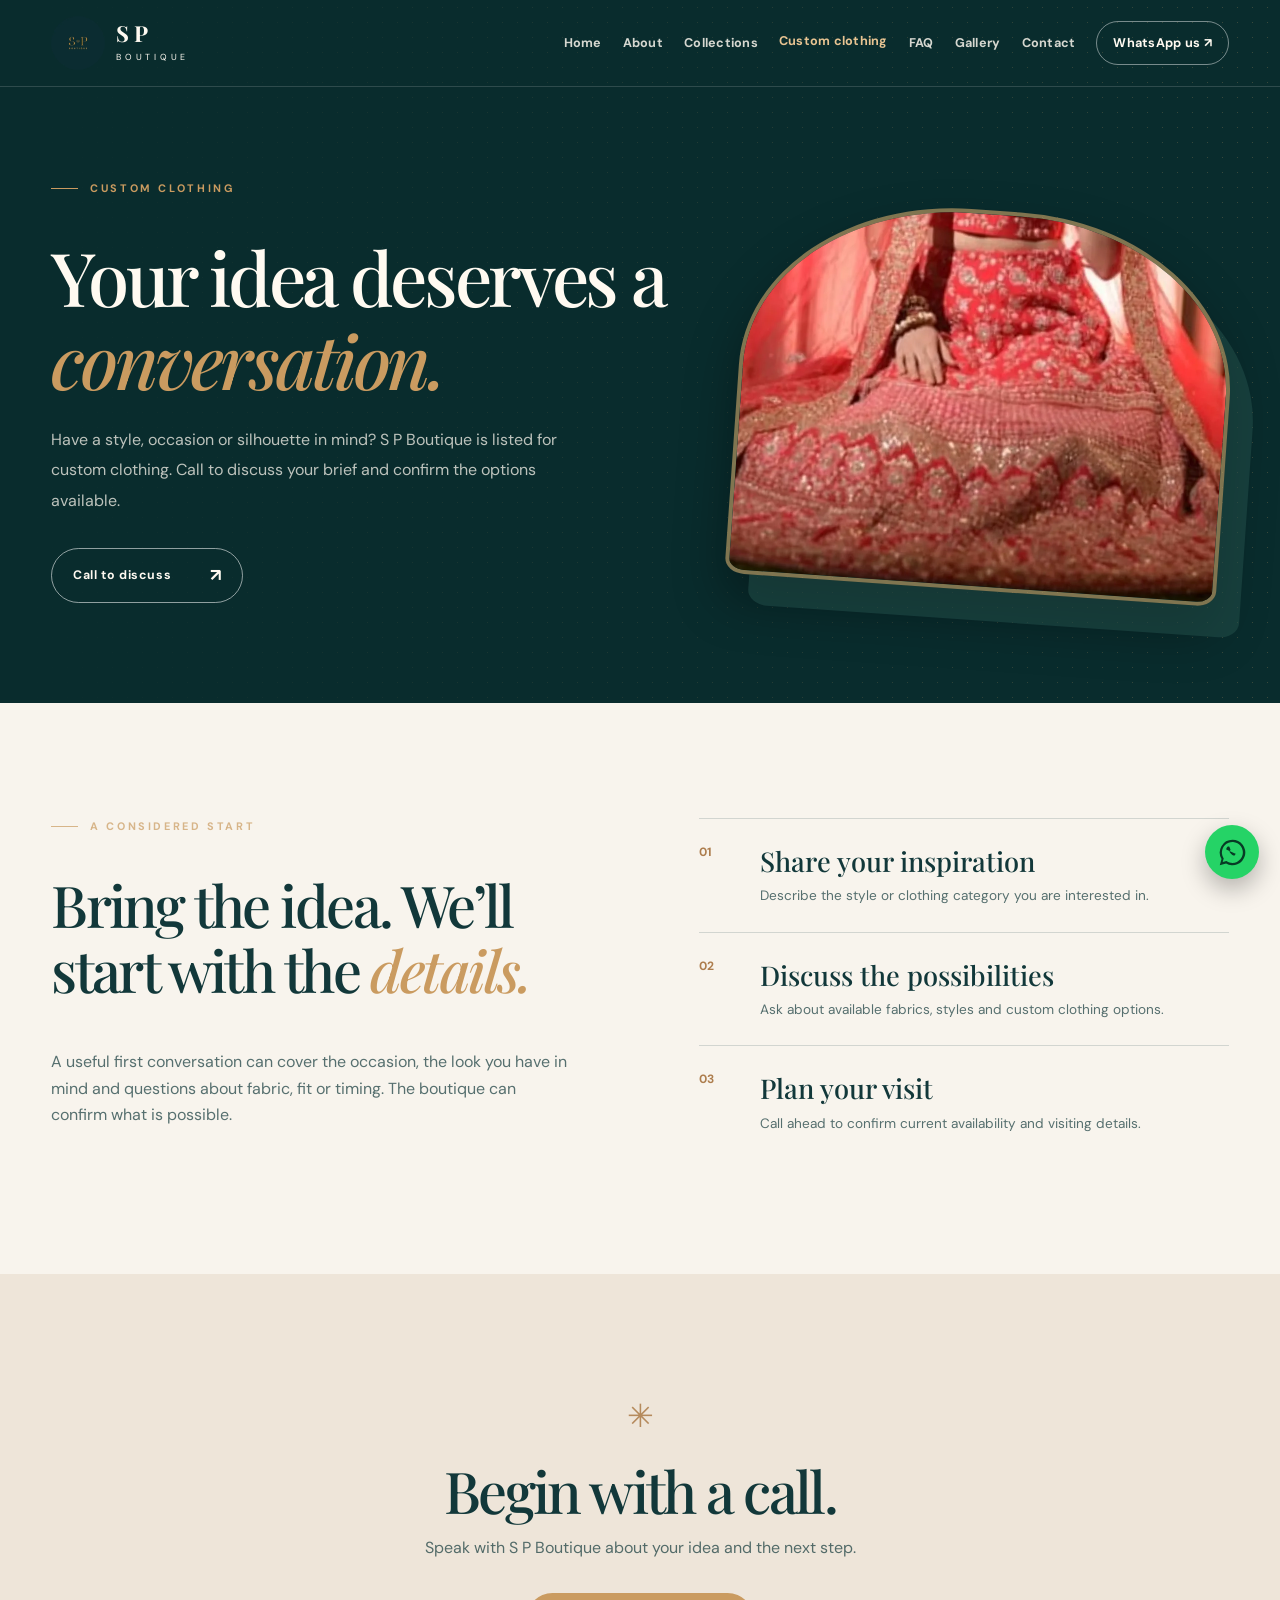
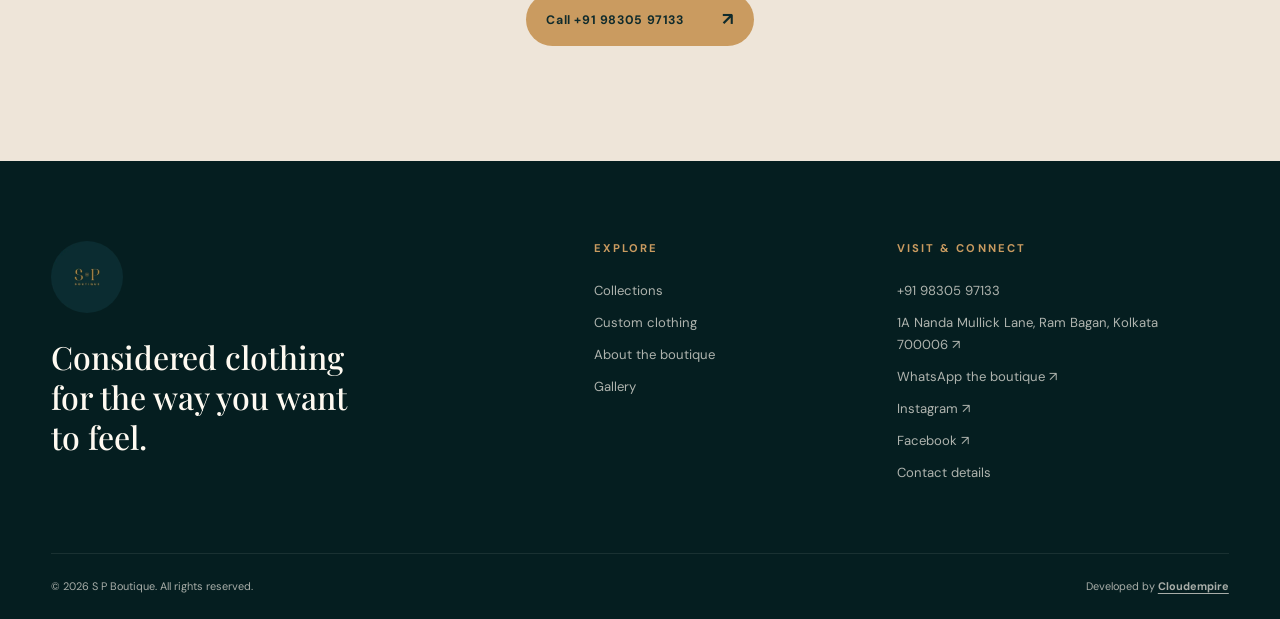
<file: custom-clothing.html>
<!doctype html>
<html lang="en">
<head>
  <meta charset="utf-8">
  <meta name="viewport" content="width=device-width, initial-scale=1">
  <meta name="theme-color" content="#092c2d">
  <title>Custom Clothing Enquiries | S P Boutique Kolkata</title>
  <meta name="description" content="Discuss custom clothing with S P Boutique in Ram Bagan, Kolkata. Call to ask about styles, fabrics, availability and visiting details.">
  <link rel="canonical" href="https://cloudempiretech.github.io/sp-boutique-kolkata/custom-clothing.html">
  <meta property="og:type" content="website"><meta property="og:title" content="Custom Clothing Enquiries | S P Boutique Kolkata"><meta property="og:description" content="Discuss custom clothing with S P Boutique in Ram Bagan, Kolkata. Call to ask about styles, fabrics, availability and visiting details."><meta property="og:url" content="https://cloudempiretech.github.io/sp-boutique-kolkata/custom-clothing.html"><meta property="og:image" content="https://cloudempiretech.github.io/sp-boutique-kolkata/assets/boutique-look-1024.webp">
  <link rel="icon" href="assets/sp-boutique-mark.webp" type="image/webp">
  <link rel="preconnect" href="https://fonts.googleapis.com"><link rel="preconnect" href="https://fonts.gstatic.com" crossorigin>
  <link href="https://fonts.googleapis.com/css2?family=DM+Sans:wght@400;500;600;700&family=Manrope:wght@400;500;600;700&family=Playfair+Display:wght@400;500;600&display=swap" rel="stylesheet">
  <link rel="stylesheet" href="assets/site.css">
  <script type="application/ld+json">{"@context":"https://schema.org","@type":"ClothingStore","@id":"https://cloudempiretech.github.io/sp-boutique-kolkata/#business","name":"S P Boutique","url":"https://cloudempiretech.github.io/sp-boutique-kolkata/","telephone":"+919830597133","sameAs":["https://www.instagram.com/spboutiqueindia/","https://www.facebook.com/spboutiqueindia/"],"image":"https://cloudempiretech.github.io/sp-boutique-kolkata/assets/boutique-look-1024.webp","address":{"@type":"PostalAddress","streetAddress":"1st Floor, 1A Nanda Mullick Lane","addressLocality":"Kolkata","addressRegion":"West Bengal","postalCode":"700006","addressCountry":"IN"}}</script>
  <script src="assets/site.js" defer></script>
</head>
<body class="">
  <a class="skip-link" href="#main">Skip to content</a>
  <header class="site-header" id="top"><div class="container header-inner"><a class="brand" href="index.html" aria-label="S P Boutique home"><img src="assets/sp-boutique-mark.webp" alt="" width="54" height="54"><span><strong>S P</strong><small>BOUTIQUE</small></span></a><button class="menu-toggle" type="button" aria-label="Open menu" aria-expanded="false" aria-controls="site-nav"><span></span><span></span><span></span></button><nav class="site-nav" id="site-nav" aria-label="Main navigation"><a href="index.html" class="" >Home</a><a href="about.html" class="" >About</a><a href="collections.html" class="" >Collections</a><a href="custom-clothing.html" class="active" aria-current="page">Custom clothing</a><a href="faq.html" class="" >FAQ</a><a href="gallery.html" class="" >Gallery</a><a href="contact.html" class="" >Contact</a><a class="nav-contact" href="https://wa.me/919830597133" target="_blank" rel="noopener noreferrer">WhatsApp us <span aria-hidden="true">↗</span></a></nav></div></header>
  <main id="main">
<section class="inner-hero dark custom-hero"><div class="container inner-hero-grid"><div><p class="eyebrow"><span class="eyebrow-line"></span>Custom clothing</p><h1>Your idea deserves a <em>conversation.</em></h1><p>Have a style, occasion or silhouette in mind? S P Boutique is listed for custom clothing. Call to discuss your brief and confirm the options available.</p><a class="button button-outline-light" href="tel:+919830597133" ><span>Call to discuss</span><span aria-hidden="true">↗</span></a></div><div class="detail-photo" data-depth><img src="assets/boutique-textile-detail.webp" alt="Embroidered red textile detail from an outfit shown on S P Boutique’s public profile" width="960" height="762"></div></div></section>
<section class="section cream"><div class="container process-grid"><div class="process-intro" data-reveal><p class="eyebrow"><span class="eyebrow-line"></span>A considered start</p><h2>Bring the idea. We’ll start with the <em>details.</em></h2><p>A useful first conversation can cover the occasion, the look you have in mind and questions about fabric, fit or timing. The boutique can confirm what is possible.</p></div><div class="process-list"><div data-reveal><b>01</b><h3>Share your inspiration</h3><p>Describe the style or clothing category you are interested in.</p></div><div data-reveal><b>02</b><h3>Discuss the possibilities</h3><p>Ask about available fabrics, styles and custom clothing options.</p></div><div data-reveal><b>03</b><h3>Plan your visit</h3><p>Call ahead to confirm current availability and visiting details.</p></div></div></div></section>
<section class="section sand"><div class="container centered-cta" data-reveal><span class="section-icon" aria-hidden="true">✳</span><h2>Begin with a call.</h2><p>Speak with S P Boutique about your idea and the next step.</p><a class="button button-primary" href="tel:+919830597133" ><span>Call +91 98305 97133</span><span aria-hidden="true">↗</span></a></div></section></main>
  <footer class="site-footer">
      <div class="container footer-top">
        <div><img class="footer-logo" src="assets/sp-boutique-mark.webp" alt="S P Boutique logo" width="72" height="72"><p class="footer-lead">Considered clothing for the way you want to feel.</p></div>
        <div class="footer-links"><h2>Explore</h2><a href="collections.html">Collections</a><a href="custom-clothing.html">Custom clothing</a><a href="about.html">About the boutique</a><a href="gallery.html">Gallery</a></div>
        <div class="footer-links"><h2>Visit & connect</h2><a href="tel:+919830597133">+91 98305 97133</a><a href="https://www.google.com/maps/search/?api=1&query=1A+Nanda+Mullick+Lane+Ram+Bagan+Kolkata+700006" target="_blank" rel="noopener noreferrer">1A Nanda Mullick Lane, Ram Bagan, Kolkata 700006 ↗</a><a href="https://wa.me/919830597133" target="_blank" rel="noopener noreferrer">WhatsApp the boutique ↗</a><a href="https://www.instagram.com/spboutiqueindia/" target="_blank" rel="noopener noreferrer">Instagram ↗</a><a href="https://www.facebook.com/spboutiqueindia/" target="_blank" rel="noopener noreferrer">Facebook ↗</a><a href="contact.html">Contact details</a></div>
      </div>
      <div class="container footer-bottom"><span>© 2026 S P Boutique. All rights reserved.</span><span>Developed by <a href="https://cloudempire.tech/" target="_blank" rel="noopener noreferrer">Cloudempire</a></span></div>
    </footer>
  <a class="floating-call floating-whatsapp" href="https://wa.me/919830597133" target="_blank" rel="noopener noreferrer" aria-label="Chat with S P Boutique on WhatsApp"><svg viewBox="0 0 32 32" aria-hidden="true"><path fill="currentColor" d="M16 .9A15.1 15.1 0 0 0 3 23.7L.9 31l7.5-2A15.1 15.1 0 1 0 16 .9Zm0 27.5c-2.4 0-4.7-.7-6.7-2l-.5-.3-4.4 1.2 1.2-4.3-.3-.5a12.4 12.4 0 1 1 10.7 5.9Zm6.8-9.3c-.4-.2-2.2-1.1-2.5-1.2-.3-.1-.6-.2-.8.2-.2.4-1 1.2-1.2 1.4-.2.2-.4.3-.8.1-.4-.2-1.6-.6-3-1.9-1.1-1-1.9-2.2-2.1-2.6-.2-.4 0-.6.2-.8l.6-.7.4-.6c.1-.2 0-.5 0-.7l-1.2-2.8c-.3-.7-.6-.6-.8-.6h-.7c-.3 0-.7.1-1 .5s-1.3 1.3-1.3 3.1 1.4 3.6c1.4 2.3 3.1 4.3 5.2 5.7 2.1 1.4 2.8 1.5 3.8 1.2 1.1-.3 2.2-1.2 2.5-2.2.3-1 .3-1.8.2-2-.1-.1-.4-.2-.8-.4Z"/></svg></a>
</body>
</html>
</file>
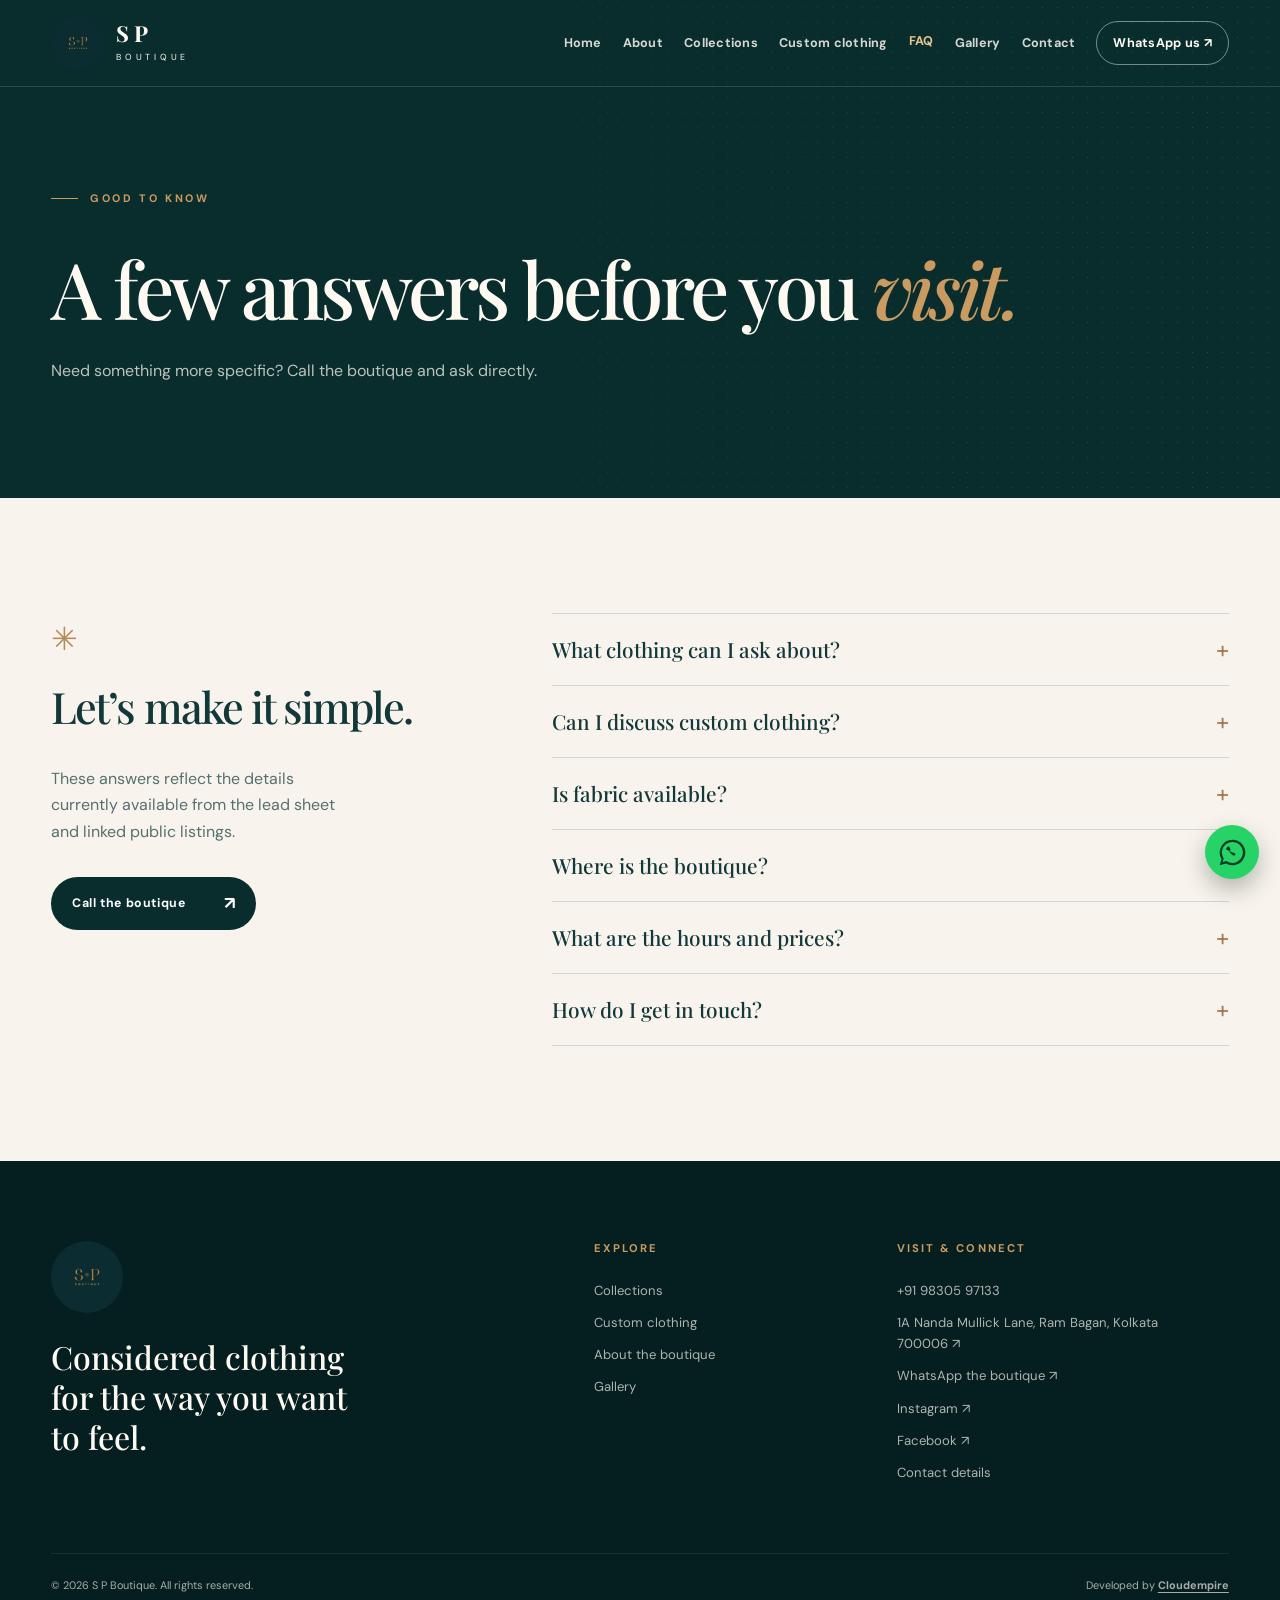
<file: faq.html>
<!doctype html>
<html lang="en">
<head>
  <meta charset="utf-8">
  <meta name="viewport" content="width=device-width, initial-scale=1">
  <meta name="theme-color" content="#092c2d">
  <title>Frequently Asked Questions | S P Boutique Kolkata</title>
  <meta name="description" content="Find answers about S P Boutique’s clothing categories, custom clothing enquiries, address and contact information in Kolkata.">
  <link rel="canonical" href="https://cloudempiretech.github.io/sp-boutique-kolkata/faq.html">
  <meta property="og:type" content="website"><meta property="og:title" content="Frequently Asked Questions | S P Boutique Kolkata"><meta property="og:description" content="Find answers about S P Boutique’s clothing categories, custom clothing enquiries, address and contact information in Kolkata."><meta property="og:url" content="https://cloudempiretech.github.io/sp-boutique-kolkata/faq.html"><meta property="og:image" content="https://cloudempiretech.github.io/sp-boutique-kolkata/assets/boutique-look-1024.webp">
  <link rel="icon" href="assets/sp-boutique-mark.webp" type="image/webp">
  <link rel="preconnect" href="https://fonts.googleapis.com"><link rel="preconnect" href="https://fonts.gstatic.com" crossorigin>
  <link href="https://fonts.googleapis.com/css2?family=DM+Sans:wght@400;500;600;700&family=Manrope:wght@400;500;600;700&family=Playfair+Display:wght@400;500;600&display=swap" rel="stylesheet">
  <link rel="stylesheet" href="assets/site.css">
  <script type="application/ld+json">{"@context":"https://schema.org","@type":"ClothingStore","@id":"https://cloudempiretech.github.io/sp-boutique-kolkata/#business","name":"S P Boutique","url":"https://cloudempiretech.github.io/sp-boutique-kolkata/","telephone":"+919830597133","sameAs":["https://www.instagram.com/spboutiqueindia/","https://www.facebook.com/spboutiqueindia/"],"image":"https://cloudempiretech.github.io/sp-boutique-kolkata/assets/boutique-look-1024.webp","address":{"@type":"PostalAddress","streetAddress":"1st Floor, 1A Nanda Mullick Lane","addressLocality":"Kolkata","addressRegion":"West Bengal","postalCode":"700006","addressCountry":"IN"}}</script>
  <script src="assets/site.js" defer></script>
</head>
<body class="">
  <a class="skip-link" href="#main">Skip to content</a>
  <header class="site-header" id="top"><div class="container header-inner"><a class="brand" href="index.html" aria-label="S P Boutique home"><img src="assets/sp-boutique-mark.webp" alt="" width="54" height="54"><span><strong>S P</strong><small>BOUTIQUE</small></span></a><button class="menu-toggle" type="button" aria-label="Open menu" aria-expanded="false" aria-controls="site-nav"><span></span><span></span><span></span></button><nav class="site-nav" id="site-nav" aria-label="Main navigation"><a href="index.html" class="" >Home</a><a href="about.html" class="" >About</a><a href="collections.html" class="" >Collections</a><a href="custom-clothing.html" class="" >Custom clothing</a><a href="faq.html" class="active" aria-current="page">FAQ</a><a href="gallery.html" class="" >Gallery</a><a href="contact.html" class="" >Contact</a><a class="nav-contact" href="https://wa.me/919830597133" target="_blank" rel="noopener noreferrer">WhatsApp us <span aria-hidden="true">↗</span></a></nav></div></header>
  <main id="main">
<section class="inner-hero dark simple-hero"><div class="container"><p class="eyebrow"><span class="eyebrow-line"></span>Good to know</p><h1>A few answers before you <em>visit.</em></h1><p>Need something more specific? Call the boutique and ask directly.</p></div></section>
<section class="section cream"><div class="container faq-layout"><div class="faq-side" data-reveal><span class="section-icon" aria-hidden="true">✳</span><h2>Let’s make it simple.</h2><p>These answers reflect the details currently available from the lead sheet and linked public listings.</p><a class="button button-secondary" href="tel:+919830597133" ><span>Call the boutique</span><span aria-hidden="true">↗</span></a></div><div class="accordion" data-reveal>
<details><summary>What clothing can I ask about?<span>+</span></summary><p>The boutique’s public profile lists sarees, lehengas, blouses and gowns. Please call for current styles and availability.</p></details>
<details><summary>Can I discuss custom clothing?<span>+</span></summary><p>Yes. The business details provided for this site identify custom clothing. Call with your idea to discuss what is possible.</p></details>
<details><summary>Is fabric available?<span>+</span></summary><p>The boutique’s public profile lists fabric availability. Please confirm current options with the shop before visiting.</p></details>
<details><summary>Where is the boutique?<span>+</span></summary><p>S P Boutique is listed at 1st Floor, 1A Nanda Mullick Lane, Ram Bagan, Kolkata, West Bengal 700006. <a href="https://www.google.com/maps/search/?api=1&query=1A+Nanda+Mullick+Lane+Ram+Bagan+Kolkata+700006" target="_blank" rel="noopener noreferrer">Open directions ↗</a></p></details>
<details><summary>What are the hours and prices?<span>+</span></summary><p>Current hours and prices have not been confirmed for this site. Please call the boutique for up-to-date details.</p></details>
<details><summary>How do I get in touch?<span>+</span></summary><p>Call <a href="tel:+919830597133">+91 98305 97133</a> to discuss styles, custom clothing or a visit.</p></details></div></div></section></main>
  <footer class="site-footer">
      <div class="container footer-top">
        <div><img class="footer-logo" src="assets/sp-boutique-mark.webp" alt="S P Boutique logo" width="72" height="72"><p class="footer-lead">Considered clothing for the way you want to feel.</p></div>
        <div class="footer-links"><h2>Explore</h2><a href="collections.html">Collections</a><a href="custom-clothing.html">Custom clothing</a><a href="about.html">About the boutique</a><a href="gallery.html">Gallery</a></div>
        <div class="footer-links"><h2>Visit & connect</h2><a href="tel:+919830597133">+91 98305 97133</a><a href="https://www.google.com/maps/search/?api=1&query=1A+Nanda+Mullick+Lane+Ram+Bagan+Kolkata+700006" target="_blank" rel="noopener noreferrer">1A Nanda Mullick Lane, Ram Bagan, Kolkata 700006 ↗</a><a href="https://wa.me/919830597133" target="_blank" rel="noopener noreferrer">WhatsApp the boutique ↗</a><a href="https://www.instagram.com/spboutiqueindia/" target="_blank" rel="noopener noreferrer">Instagram ↗</a><a href="https://www.facebook.com/spboutiqueindia/" target="_blank" rel="noopener noreferrer">Facebook ↗</a><a href="contact.html">Contact details</a></div>
      </div>
      <div class="container footer-bottom"><span>© 2026 S P Boutique. All rights reserved.</span><span>Developed by <a href="https://cloudempire.tech/" target="_blank" rel="noopener noreferrer">Cloudempire</a></span></div>
    </footer>
  <a class="floating-call floating-whatsapp" href="https://wa.me/919830597133" target="_blank" rel="noopener noreferrer" aria-label="Chat with S P Boutique on WhatsApp"><svg viewBox="0 0 32 32" aria-hidden="true"><path fill="currentColor" d="M16 .9A15.1 15.1 0 0 0 3 23.7L.9 31l7.5-2A15.1 15.1 0 1 0 16 .9Zm0 27.5c-2.4 0-4.7-.7-6.7-2l-.5-.3-4.4 1.2 1.2-4.3-.3-.5a12.4 12.4 0 1 1 10.7 5.9Zm6.8-9.3c-.4-.2-2.2-1.1-2.5-1.2-.3-.1-.6-.2-.8.2-.2.4-1 1.2-1.2 1.4-.2.2-.4.3-.8.1-.4-.2-1.6-.6-3-1.9-1.1-1-1.9-2.2-2.1-2.6-.2-.4 0-.6.2-.8l.6-.7.4-.6c.1-.2 0-.5 0-.7l-1.2-2.8c-.3-.7-.6-.6-.8-.6h-.7c-.3 0-.7.1-1 .5s-1.3 1.3-1.3 3.1 1.4 3.6c1.4 2.3 3.1 4.3 5.2 5.7 2.1 1.4 2.8 1.5 3.8 1.2 1.1-.3 2.2-1.2 2.5-2.2.3-1 .3-1.8.2-2-.1-.1-.4-.2-.8-.4Z"/></svg></a>
</body>
</html>
</file>
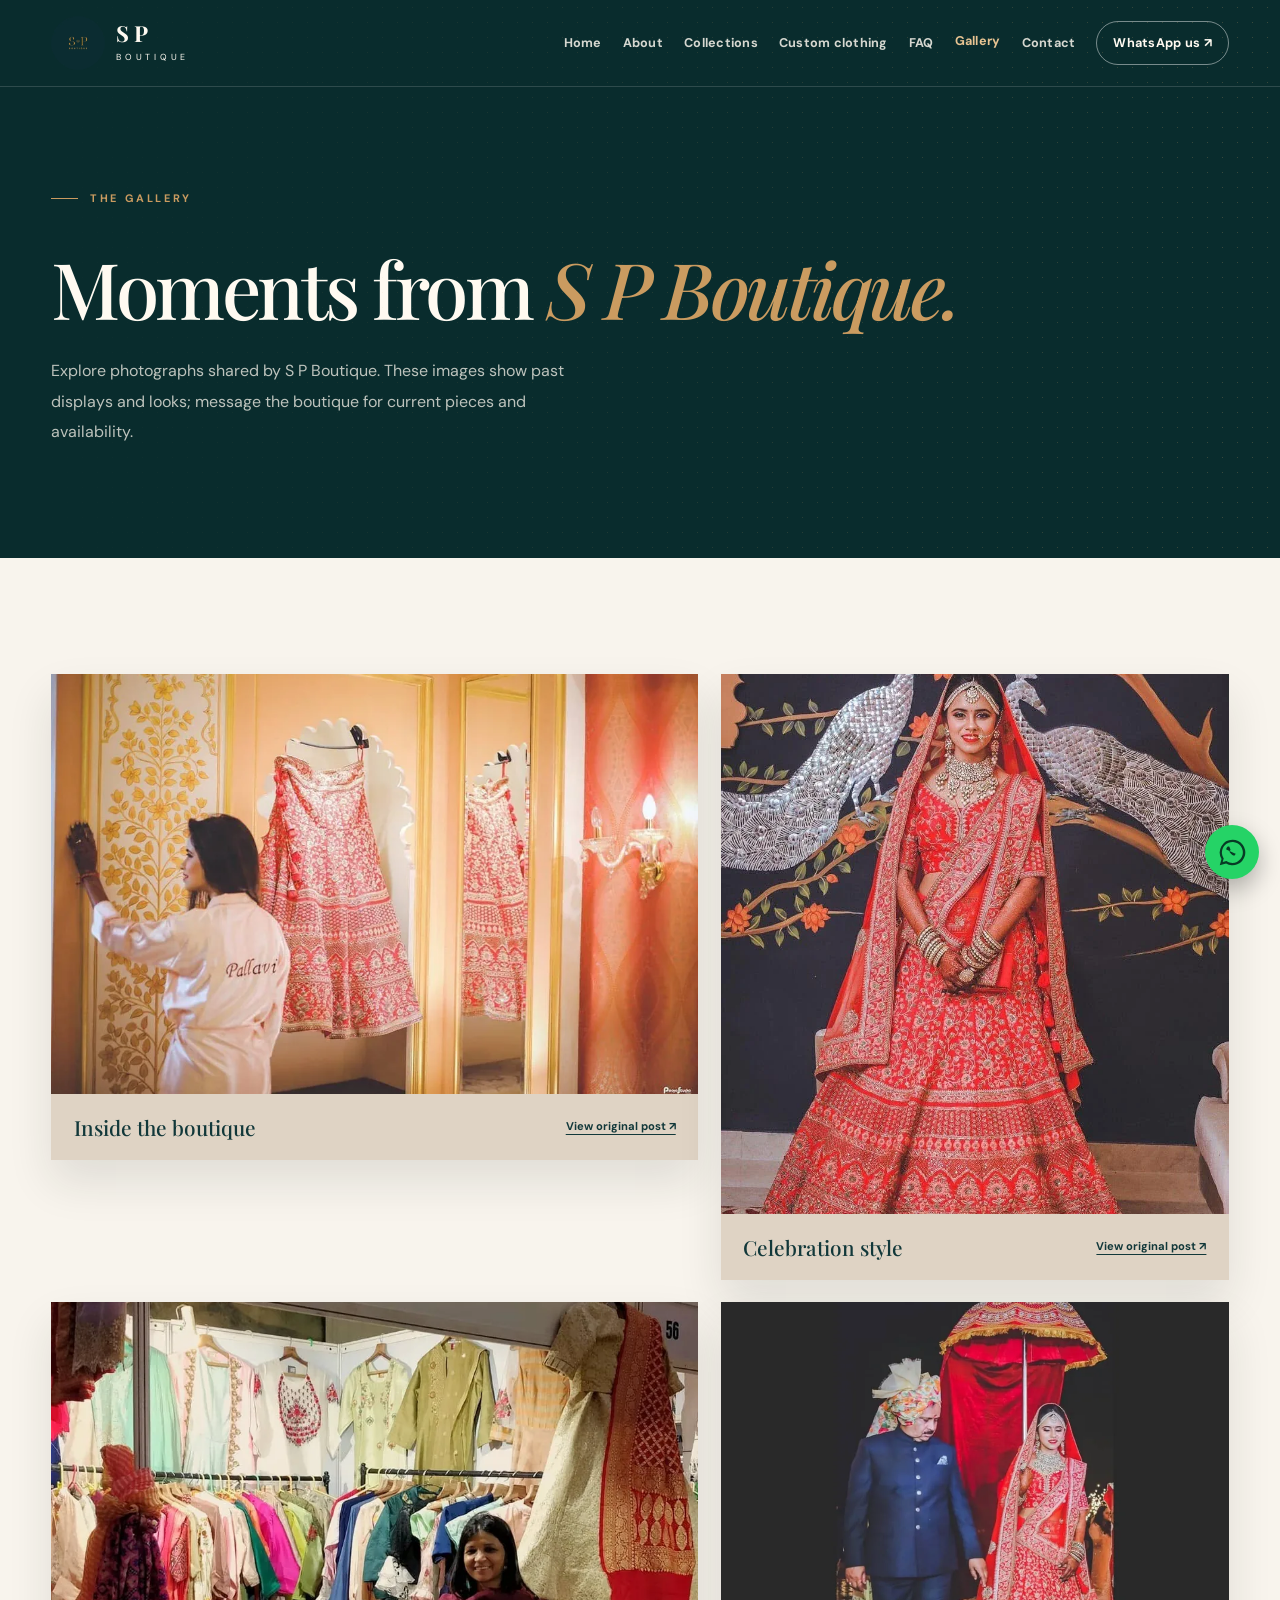
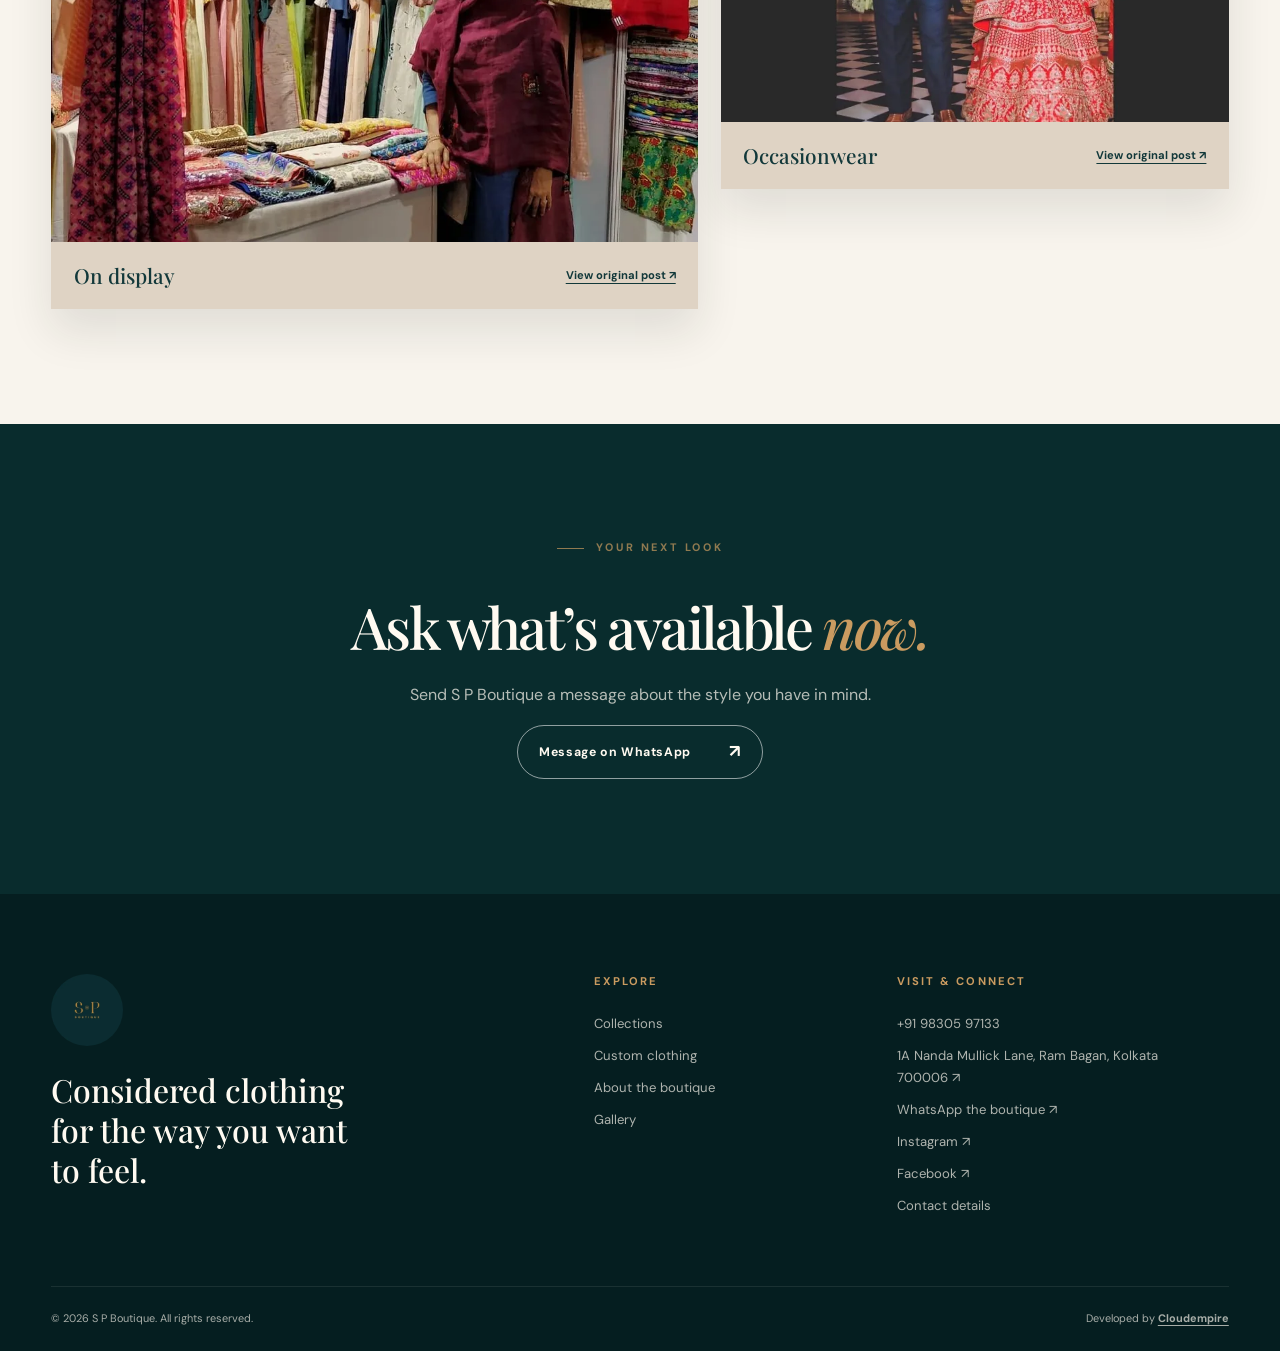
<file: gallery.html>
<!doctype html>
<html lang="en">
<head>
  <meta charset="utf-8">
  <meta name="viewport" content="width=device-width, initial-scale=1">
  <meta name="theme-color" content="#092c2d">
  <title>Gallery | Boutique &amp; Occasionwear Photos | S P Boutique</title>
  <meta name="description" content="View genuine S P Boutique photographs of the boutique, clothing displays and occasionwear. Contact the boutique for current availability.">
  <link rel="canonical" href="https://cloudempiretech.github.io/sp-boutique-kolkata/gallery.html">
  <meta property="og:type" content="website"><meta property="og:title" content="Gallery | Boutique &amp; Occasionwear Photos | S P Boutique"><meta property="og:description" content="View genuine S P Boutique photographs of the boutique, clothing displays and occasionwear. Contact the boutique for current availability."><meta property="og:url" content="https://cloudempiretech.github.io/sp-boutique-kolkata/gallery.html"><meta property="og:image" content="https://cloudempiretech.github.io/sp-boutique-kolkata/assets/boutique-look-1024.webp">
  <link rel="icon" href="assets/sp-boutique-mark.webp" type="image/webp">
  <link rel="preconnect" href="https://fonts.googleapis.com"><link rel="preconnect" href="https://fonts.gstatic.com" crossorigin>
  <link href="https://fonts.googleapis.com/css2?family=DM+Sans:wght@400;500;600;700&family=Manrope:wght@400;500;600;700&family=Playfair+Display:wght@400;500;600&display=swap" rel="stylesheet">
  <link rel="stylesheet" href="assets/site.css">
  <script type="application/ld+json">{"@context":"https://schema.org","@type":"ClothingStore","@id":"https://cloudempiretech.github.io/sp-boutique-kolkata/#business","name":"S P Boutique","url":"https://cloudempiretech.github.io/sp-boutique-kolkata/","telephone":"+919830597133","sameAs":["https://www.instagram.com/spboutiqueindia/","https://www.facebook.com/spboutiqueindia/"],"image":"https://cloudempiretech.github.io/sp-boutique-kolkata/assets/boutique-look-1024.webp","address":{"@type":"PostalAddress","streetAddress":"1st Floor, 1A Nanda Mullick Lane","addressLocality":"Kolkata","addressRegion":"West Bengal","postalCode":"700006","addressCountry":"IN"}}</script>
  <script src="assets/site.js" defer></script>
</head>
<body class="">
  <a class="skip-link" href="#main">Skip to content</a>
  <header class="site-header" id="top"><div class="container header-inner"><a class="brand" href="index.html" aria-label="S P Boutique home"><img src="assets/sp-boutique-mark.webp" alt="" width="54" height="54"><span><strong>S P</strong><small>BOUTIQUE</small></span></a><button class="menu-toggle" type="button" aria-label="Open menu" aria-expanded="false" aria-controls="site-nav"><span></span><span></span><span></span></button><nav class="site-nav" id="site-nav" aria-label="Main navigation"><a href="index.html" class="" >Home</a><a href="about.html" class="" >About</a><a href="collections.html" class="" >Collections</a><a href="custom-clothing.html" class="" >Custom clothing</a><a href="faq.html" class="" >FAQ</a><a href="gallery.html" class="active" aria-current="page">Gallery</a><a href="contact.html" class="" >Contact</a><a class="nav-contact" href="https://wa.me/919830597133" target="_blank" rel="noopener noreferrer">WhatsApp us <span aria-hidden="true">↗</span></a></nav></div></header>
  <main id="main">
<section class="inner-hero dark simple-hero"><div class="container"><p class="eyebrow"><span class="eyebrow-line"></span>The gallery</p><h1>Moments from <em>S P Boutique.</em></h1><p>Explore photographs shared by S P Boutique. These images show past displays and looks; message the boutique for current pieces and availability.</p></div></section>
<section class="section cream"><div class="container"><div class="gallery-grid">
  <figure class="gallery-item gallery-wide" data-reveal><img src="assets/boutique-interior.webp" alt="Pink embroidered outfit displayed inside S P Boutique" width="960" height="639" loading="lazy"><figcaption><strong>Inside the boutique</strong><a href="https://www.facebook.com/photo/?fbid=485883772211647&amp;set=pb.100054515107041.-2207520000" target="_blank" rel="noopener noreferrer">View original post ↗</a></figcaption></figure>
  <figure class="gallery-item" data-reveal><img src="assets/boutique-red-lehenga.webp" alt="Model wearing a red embellished lehenga in an S P Boutique photograph" width="852" height="1065" loading="lazy"><figcaption><strong>Celebration style</strong><a href="https://www.facebook.com/photo/?fbid=485868688879822&amp;set=pb.100054515107041.-2207520000" target="_blank" rel="noopener noreferrer">View original post ↗</a></figcaption></figure>
  <figure class="gallery-item" data-reveal><img src="assets/boutique-display.webp" alt="Clothing display photographed at an S P Boutique event" width="960" height="1200" loading="lazy"><figcaption><strong>On display</strong><a href="https://www.facebook.com/photo/?fbid=453584685441556&amp;set=pb.100054515107041.-2207520000" target="_blank" rel="noopener noreferrer">View original post ↗</a></figcaption></figure>
  <figure class="gallery-item gallery-wide" data-reveal><img src="assets/boutique-bridal-couple.webp" alt="Couple wearing embellished occasionwear in an S P Boutique photograph" width="960" height="960" loading="lazy"><figcaption><strong>Occasionwear</strong><a href="https://www.facebook.com/photo/?fbid=485883188878372&amp;set=pb.100054515107041.-2207520000" target="_blank" rel="noopener noreferrer">View original post ↗</a></figcaption></figure>
</div></div></section>
<section class="section dark narrow-cta"><div class="container" data-reveal><p class="eyebrow"><span class="eyebrow-line"></span>Your next look</p><h2>Ask what’s available <em>now.</em></h2><p>Send S P Boutique a message about the style you have in mind.</p><a class="button button-outline-light" href="https://wa.me/919830597133" target="_blank" rel="noopener noreferrer"><span>Message on WhatsApp</span><span aria-hidden="true">↗</span></a></div></section></main>
  <footer class="site-footer">
      <div class="container footer-top">
        <div><img class="footer-logo" src="assets/sp-boutique-mark.webp" alt="S P Boutique logo" width="72" height="72"><p class="footer-lead">Considered clothing for the way you want to feel.</p></div>
        <div class="footer-links"><h2>Explore</h2><a href="collections.html">Collections</a><a href="custom-clothing.html">Custom clothing</a><a href="about.html">About the boutique</a><a href="gallery.html">Gallery</a></div>
        <div class="footer-links"><h2>Visit & connect</h2><a href="tel:+919830597133">+91 98305 97133</a><a href="https://www.google.com/maps/search/?api=1&query=1A+Nanda+Mullick+Lane+Ram+Bagan+Kolkata+700006" target="_blank" rel="noopener noreferrer">1A Nanda Mullick Lane, Ram Bagan, Kolkata 700006 ↗</a><a href="https://wa.me/919830597133" target="_blank" rel="noopener noreferrer">WhatsApp the boutique ↗</a><a href="https://www.instagram.com/spboutiqueindia/" target="_blank" rel="noopener noreferrer">Instagram ↗</a><a href="https://www.facebook.com/spboutiqueindia/" target="_blank" rel="noopener noreferrer">Facebook ↗</a><a href="contact.html">Contact details</a></div>
      </div>
      <div class="container footer-bottom"><span>© 2026 S P Boutique. All rights reserved.</span><span>Developed by <a href="https://cloudempire.tech/" target="_blank" rel="noopener noreferrer">Cloudempire</a></span></div>
    </footer>
  <a class="floating-call floating-whatsapp" href="https://wa.me/919830597133" target="_blank" rel="noopener noreferrer" aria-label="Chat with S P Boutique on WhatsApp"><svg viewBox="0 0 32 32" aria-hidden="true"><path fill="currentColor" d="M16 .9A15.1 15.1 0 0 0 3 23.7L.9 31l7.5-2A15.1 15.1 0 1 0 16 .9Zm0 27.5c-2.4 0-4.7-.7-6.7-2l-.5-.3-4.4 1.2 1.2-4.3-.3-.5a12.4 12.4 0 1 1 10.7 5.9Zm6.8-9.3c-.4-.2-2.2-1.1-2.5-1.2-.3-.1-.6-.2-.8.2-.2.4-1 1.2-1.2 1.4-.2.2-.4.3-.8.1-.4-.2-1.6-.6-3-1.9-1.1-1-1.9-2.2-2.1-2.6-.2-.4 0-.6.2-.8l.6-.7.4-.6c.1-.2 0-.5 0-.7l-1.2-2.8c-.3-.7-.6-.6-.8-.6h-.7c-.3 0-.7.1-1 .5s-1.3 1.3-1.3 3.1 1.4 3.6c1.4 2.3 3.1 4.3 5.2 5.7 2.1 1.4 2.8 1.5 3.8 1.2 1.1-.3 2.2-1.2 2.5-2.2.3-1 .3-1.8.2-2-.1-.1-.4-.2-.8-.4Z"/></svg></a>
</body>
</html>
</file>
<file: assets/site.css>
:root{--ink:#12383a;--dark:#092c2d;--dark2:#0d3636;--cream:#f8f4ed;--sand:#eee5d9;--gold:#ca9b60;--line:rgba(15,54,55,.16);--white:#fffaf1;--serif:'Playfair Display',Georgia,serif;--sans:'DM Sans',Arial,sans-serif}
*{box-sizing:border-box}html{scroll-behavior:smooth}body{margin:0;background:var(--cream);color:var(--ink);font:16px/1.65 var(--sans);overflow-x:hidden}body.menu-open{overflow:hidden}a{color:inherit}button{font:inherit}img{display:block;max-width:100%}h1,h2,h3,p{margin-top:0}h1,h2,h3{line-height:1.12}h1,h2{font-family:var(--serif);font-weight:500;letter-spacing:-.045em}h1 em,h2 em{font-weight:500;color:var(--gold)}h1{font-size:clamp(3.3rem,7.1vw,7.8rem)}h2{font-size:clamp(2.45rem,4.5vw,5.1rem)}p{color:inherit}.container{width:min(1380px,calc(100% - 8vw));margin-inline:auto}.skip-link{position:absolute;left:1rem;top:-5rem;z-index:1000;background:white;padding:.6rem 1rem}.skip-link:focus{top:1rem}:focus-visible{outline:3px solid #eeb466;outline-offset:4px}.site-header{position:absolute;inset:0 0 auto;z-index:50;color:var(--white);border-bottom:1px solid rgba(255,255,255,.15)}.header-inner{min-height:86px;display:flex;align-items:center;justify-content:space-between;gap:2rem}.brand{display:flex;align-items:center;gap:.7rem;text-decoration:none;color:var(--white)}.brand img{width:54px;height:54px;border-radius:50%;object-fit:cover}.brand strong{display:block;font-family:var(--serif);font-size:1.38rem;line-height:1}.brand small{display:block;font-size:.55rem;letter-spacing:.42em;margin-top:.4rem}.site-nav{display:flex;align-items:center;gap:clamp(.6rem,1.65vw,1.8rem)}.site-nav>a{text-decoration:none;font-size:.79rem;font-weight:700;letter-spacing:.02em;white-space:nowrap;opacity:.83;transition:opacity .2s,color .2s,transform .2s}.site-nav>a:hover,.site-nav>a.active{opacity:1;color:#e8c492;transform:translateY(-2px)}.site-nav .nav-contact{border:1px solid rgba(255,255,255,.45);padding:.67rem 1rem;border-radius:100px;opacity:1}.menu-toggle{display:none}.dark{background:var(--dark);color:var(--white)}.cream{background:var(--cream)}.sand{background:var(--sand)}.eyebrow{display:flex;align-items:center;gap:.75rem;font-size:.68rem;font-weight:700;letter-spacing:.24em;text-transform:uppercase;margin-bottom:2.3rem;color:var(--gold)}.eyebrow-line{width:27px;height:1px;background:currentColor;display:inline-block}.button{display:inline-flex;align-items:center;justify-content:space-between;gap:2.4rem;padding:1rem 1.3rem;border-radius:100px;min-height:53px;text-decoration:none;font-size:.77rem;letter-spacing:.05em;font-weight:700;transition:transform .25s,box-shadow .25s,background .25s,color .25s}.button:hover{transform:translateY(-4px);box-shadow:0 18px 35px rgba(0,0,0,.16)}.button span:last-child{font-size:1.1rem;line-height:1}.button-primary{background:var(--gold);color:#102b2c}.button-secondary{background:var(--dark);color:white}.button-outline{border:1px solid #a89780;color:var(--white)}.button-outline-light{border:1px solid rgba(255,255,255,.55);color:var(--white)}.button-light{background:var(--white);color:var(--dark)}.hero-home{min-height:760px;background:radial-gradient(circle at 73% 29%,#1b4946 0,#092c2d 42%,#061f22 100%);color:var(--white);position:relative;overflow:hidden;padding:145px 0 32px}.hero-grain,.inner-hero:before{position:absolute;inset:0;content:'';opacity:.24;pointer-events:none;background-image:radial-gradient(#d4a66a .55px,transparent .6px);background-size:15px 15px;mask-image:linear-gradient(90deg,transparent 0,black 100%)}.hero-grid{display:grid;grid-template-columns:1.03fr .97fr;align-items:center;gap:2vw;position:relative;z-index:1;min-height:555px}.hero-copy{position:relative;z-index:3}.hero-copy h1{max-width:800px;line-height:1.04;margin-bottom:1.55rem}.hero-copy h1 em{display:inline-block}.hero-lead{font-size:1.02rem;max-width:530px;opacity:.77;line-height:1.85}.hero-actions{display:flex;gap:.85rem;flex-wrap:wrap;margin-top:2.1rem}.hero-note{display:flex;align-items:center;gap:.7rem;margin-top:3.7rem;font-size:.73rem;letter-spacing:.05em;opacity:.62}.star{color:var(--gold);font-size:1.4rem}.hero-visual{height:580px;position:relative;transform:translateY(var(--scroll-depth,0px));transition:transform .2s linear;perspective:1000px}.hero-orbit{position:absolute;border:1px solid rgba(212,168,109,.34);border-radius:50%;aspect-ratio:1;left:9%;top:1%;width:87%;transform:rotate(-18deg)}.orbit-two{width:65%;left:20%;top:13%;border-color:rgba(255,255,255,.15)}.hero-photo-frame{position:absolute;width:min(76%,440px);height:520px;left:15%;top:6%;border-radius:46% 46% 5% 5%/33% 33% 4% 4%;overflow:hidden;box-shadow:28px 34px 0 rgba(19,65,62,.7),0 45px 85px rgba(0,0,0,.48);border:4px solid rgba(236,190,128,.62);transform:rotate(4deg) rotateY(-5deg);animation:float-in 1s .35s both}.hero-photo-frame img{width:100%;height:100%;object-fit:cover;object-position:center 30%;transition:transform 1.2s}.hero-visual:hover .hero-photo-frame img{transform:scale(1.06)}.hero-floating-label{position:absolute;bottom:3%;left:1%;z-index:2;display:grid;background:rgba(246,238,223,.92);backdrop-filter:blur(12px);color:var(--dark);padding:1rem 1.3rem;min-width:200px;box-shadow:0 18px 40px rgba(0,0,0,.24);transform:rotate(-6deg);animation:rise .7s 1s both}.hero-floating-label span{font-size:.58rem;letter-spacing:.18em}.hero-floating-label strong{font:500 1.4rem var(--serif)}.hero-seal{position:absolute;right:-2%;bottom:12%;width:95px;height:95px;display:flex;align-items:center;justify-content:center;gap:3px;border:1px solid #ddb57d;border-radius:50%;color:#e8c492;font:1.6rem var(--serif);box-shadow:0 0 0 7px rgba(222,178,122,.09);transform:rotate(10deg)}.hero-seal span{font-size:.8rem}.hero-bottom{display:flex;align-items:center;justify-content:space-between;position:relative;z-index:3;color:rgba(255,255,255,.56);text-transform:uppercase;letter-spacing:.2em;font-size:.6rem}.hero-bottom a{color:var(--gold);font-size:1.2rem;text-decoration:none}.home .hero-copy .eyebrow,.home .hero-copy h1,.home .hero-copy .hero-lead,.home .hero-copy .hero-actions,.home .hero-copy .hero-note{opacity:0;transform:translateY(24px)}.ready .hero-copy .eyebrow,.ready .hero-copy h1,.ready .hero-copy .hero-lead,.ready .hero-copy .hero-actions,.ready .hero-copy .hero-note{animation:rise .72s both}.ready .hero-copy h1{animation-delay:.15s}.ready .hero-copy .hero-lead{animation-delay:.3s}.ready .hero-copy .hero-actions{animation-delay:.45s}.ready .hero-copy .hero-note{animation-delay:.6s}@keyframes rise{from{opacity:0;transform:translateY(25px)}to{opacity:1;transform:translateY(0)}}@keyframes float-in{from{opacity:0;transform:translateY(35px) rotate(0)}to{opacity:1;transform:rotate(4deg) rotateY(-5deg)}}.ticker{overflow:hidden;background:#cb9d67;color:#102d2e;padding:.75rem 0}.ticker>div{display:flex;justify-content:space-around;align-items:center;gap:2rem;width:max(100%,1100px);white-space:nowrap}.ticker span{font-size:.63rem;letter-spacing:.22em;font-weight:700}.ticker b{font-size:1rem}.section{padding:clamp(5rem,9vw,9rem) 0}.section-heading{max-width:750px;margin-bottom:3.4rem}.section-heading h2{margin-bottom:1rem}.section-heading p{max-width:610px;opacity:.7}.collection-grid{display:grid;grid-template-columns:repeat(4,1fr);gap:1.2rem;perspective:1100px}.collection-card{min-height:375px;background:#e8ded0;padding:1.35rem;text-decoration:none;display:flex;flex-direction:column;position:relative;overflow:hidden;border:1px solid rgba(12,53,54,.08);box-shadow:0 15px 30px rgba(50,35,20,.07);transform-style:preserve-3d;transform:rotateX(var(--rx,0deg)) rotateY(var(--ry,0deg));transition:transform .3s,box-shadow .3s,background .3s}.collection-card:hover{box-shadow:0 25px 55px rgba(34,29,20,.18);background:#e4d2bb}.card-lehenga{background:#d7bdb0}.card-blouse{background:#d1d9d1}.card-gown{background:#ded9c9}.card-index{font-size:.65rem;letter-spacing:.14em;font-weight:700}.garment-art{flex:1;position:relative;display:block;min-height:200px;filter:drop-shadow(17px 20px 13px rgba(50,38,25,.22));transition:transform .6s}.collection-card:hover .garment-art{transform:translateY(-8px) rotate(3deg) scale(1.04)}.garment-art:before{content:'';position:absolute;left:25%;top:10%;width:50%;height:80%;background:linear-gradient(130deg,#9c493f,#da8675 43%,#a6534a);clip-path:polygon(34% 0,66% 0,75% 28%,98% 100%,2% 100%,25% 28%);border-radius:25% 25% 10% 10%}.garment-art:after{content:'';position:absolute;inset:23% 30% 10%;border:1px solid rgba(255,221,167,.6);clip-path:polygon(0 0,100% 0,100% 100%,0 100%);transform:rotate(-8deg)}.garment-art i{position:absolute;left:42%;top:4%;width:16%;height:18%;border:5px solid rgba(116,59,53,.6);border-bottom:0;border-radius:50% 50% 0 0}.garment-lehenga:before{background:linear-gradient(120deg,#724346,#b96c67 54%,#6f3c43);clip-path:polygon(36% 0,64% 0,72% 32%,99% 100%,1% 100%,28% 32%)}.garment-blouse:before{background:linear-gradient(120deg,#607c70,#9fb0a0 55%,#4b6e64);clip-path:polygon(20% 8%,37% 0,63% 0,80% 8%,97% 38%,81% 49%,73% 32%,70% 72%,30% 72%,27% 32%,19% 49%,3% 38%)}.garment-blouse:after{inset:15% 30% 47%}.garment-gown:before{background:linear-gradient(130deg,#a28e61,#e3c99c 50%,#92784f);clip-path:polygon(35% 0,65% 0,71% 31%,95% 100%,5% 100%,29% 31%)}.card-title{display:flex;justify-content:space-between;align-items:center;font:500 1.65rem var(--serif);margin-bottom:.35rem}.card-title b{font:1.1rem var(--sans);transition:transform .3s}.collection-card:hover .card-title b{transform:translate(3px,-3px)}.card-copy{font-size:.71rem;line-height:1.4;opacity:.68}.story-grid{display:grid;grid-template-columns:1fr 1fr;align-items:center;gap:10%;min-height:410px}.story-mark{height:360px;display:grid;place-items:center;position:relative;perspective:800px}.story-mark img{width:265px;height:265px;border-radius:50%;object-fit:cover;position:relative;box-shadow:25px 26px 40px rgba(0,0,0,.3),0 0 0 13px rgba(199,151,93,.09);transform:rotateY(-10deg)}.mark-glow{position:absolute;width:290px;height:290px;background:#b68e59;border-radius:50%;filter:blur(80px);opacity:.17}.story-mark-caption{position:absolute;bottom:8px;letter-spacing:.38em;font-size:.58rem;color:var(--gold)}.story-copy h2{max-width:570px}.story-copy p{max-width:520px;opacity:.72;line-height:1.9;margin-bottom:2rem}.split-cta{display:grid;grid-template-columns:1fr .7fr;gap:10%;align-items:end}.split-cta h2{max-width:650px;margin-bottom:0}.split-cta p{opacity:.72;line-height:1.8;margin-bottom:1.6rem}.visit-banner{background:#a77954;color:white;padding:5rem 0;position:relative;overflow:hidden}.visit-banner:before{content:'';position:absolute;width:370px;height:370px;border:1px solid rgba(255,255,255,.2);border-radius:50%;top:-130px;right:4%;box-shadow:0 0 0 35px rgba(255,255,255,.035),0 0 0 70px rgba(255,255,255,.025)}.visit-inner{display:grid;grid-template-columns:auto 1fr auto;gap:2.5rem;align-items:center;position:relative}.visit-inner .eyebrow{color:#fff4dc;margin-bottom:1rem}.visit-inner h2{margin-bottom:.7rem}.visit-inner h2 em{color:#f4dbc1}.visit-inner p{margin-bottom:0;opacity:.8}.visit-ornament{font-size:4rem;align-self:start;line-height:1;color:#ecd0a8}.visit-actions{display:flex;flex-direction:column;gap:.8rem}.site-footer{background:#051e20;color:var(--white);padding:5rem 0 0}.footer-top{display:grid;grid-template-columns:1.3fr .65fr .9fr;gap:5vw;padding-bottom:4rem}.footer-logo{border-radius:50%;object-fit:cover;margin-bottom:1.5rem}.footer-lead{font:500 2rem/1.25 var(--serif);max-width:330px}.footer-links{display:flex;flex-direction:column;align-items:flex-start;gap:.65rem}.footer-links h2{font:700 .7rem var(--sans);letter-spacing:.18em;text-transform:uppercase;color:var(--gold);margin-bottom:.9rem}.footer-links a{text-decoration:none;font-size:.82rem;opacity:.68;max-width:280px}.footer-links a:hover{text-decoration:underline;opacity:1}.footer-bottom{display:flex;justify-content:space-between;gap:2rem;border-top:1px solid rgba(255,255,255,.13);padding:1.45rem 0;font-size:.68rem;opacity:.65}.footer-bottom a{font-weight:700;text-decoration:underline;text-underline-offset:3px}.floating-call{position:fixed;bottom:1.3rem;right:1.3rem;z-index:40;width:54px;height:54px;border-radius:50%;display:grid;place-items:center;background:var(--gold);color:var(--dark);box-shadow:0 10px 35px rgba(0,0,0,.25);transition:transform .25s}.floating-call:hover{transform:translateY(-4px)}.floating-call svg{width:23px;height:23px}.inner-hero{position:relative;overflow:hidden;padding:180px 0 100px}.inner-hero-grid{position:relative;display:grid;grid-template-columns:1.1fr .9fr;gap:6%;align-items:center;min-height:340px}.inner-hero h1{font-size:clamp(3.3rem,6.1vw,6.8rem);max-width:790px;margin-bottom:1.5rem}.inner-hero p:not(.eyebrow){max-width:550px;opacity:.73;line-height:1.9}.inner-art{height:340px;position:relative;display:grid;place-items:center}.logo-art img{width:250px;height:250px;border-radius:50%;position:relative;box-shadow:25px 33px 45px rgba(0,0,0,.36);transform:rotateY(-12deg)}.art-ring{position:absolute;width:310px;height:310px;border:1px solid rgba(221,180,125,.4);border-radius:50%;box-shadow:0 0 0 30px rgba(221,180,125,.05),0 0 0 60px rgba(221,180,125,.025)}.abstract-art{perspective:800px}.abstract-sun{position:absolute;width:250px;height:250px;border-radius:50%;background:radial-gradient(circle at 30% 25%,#ebd1a0,#b48952 50%,#714a3a);box-shadow:35px 40px 70px rgba(0,0,0,.32);transform:translate(50px,-50px)}.abstract-fabric{position:absolute;width:240px;height:280px;border-radius:80% 9% 45% 45%;background:linear-gradient(135deg,#9e4f50,#d9987a 44%,#6f3740 80%);transform:rotate(-27deg) translate(-18px,18px) rotateY(-18deg);box-shadow:25px 35px 45px rgba(0,0,0,.38)}.abstract-shadow{position:absolute;width:310px;height:310px;border:1px solid rgba(237,200,151,.4);border-radius:50%;transform:translate(-15px,10px)}.editorial-grid{display:grid;grid-template-columns:1fr 1fr;gap:10%}.editorial-grid p{font-size:1.05rem;line-height:1.95;opacity:.75}.values-grid{display:grid;grid-template-columns:repeat(3,1fr);gap:1.3rem}.value-card{padding:2.3rem;background:rgba(255,255,255,.42);border-top:1px solid #af855d;min-height:300px;box-shadow:0 20px 35px rgba(30,30,20,.045)}.value-card span{font-size:.7rem;letter-spacing:.18em;color:#a7784e;font-weight:700}.value-card h2{font-size:2.4rem;margin:3rem 0 1rem}.value-card p{font-size:.88rem;opacity:.7}.narrow-cta{text-align:center}.narrow-cta h2{margin:0 auto 1.5rem;max-width:800px}.narrow-cta .eyebrow{justify-content:center}.narrow-cta p{opacity:.7}.collection-details .section-heading{margin-bottom:3rem}.detail-row{display:grid;grid-template-columns:.2fr .65fr 1.4fr .55fr;gap:2rem;align-items:center;padding:2rem 0;border-top:1px solid var(--line);scroll-margin-top:30px}.detail-row:last-child{border-bottom:1px solid var(--line)}.detail-number{font-size:.66rem;font-weight:700;letter-spacing:.15em;color:#9a704d}.detail-symbol{height:130px;border-radius:48% 48% 14% 14%;display:grid;place-items:center;font-size:3.3rem;background:#e1c7b6;color:#9b604d;transform:rotate(-5deg);box-shadow:13px 16px 0 rgba(35,73,70,.1)}.symbol-lehenga{background:#d5beb2;color:#814c53}.symbol-blouse{background:#d4dfd7;color:#648071}.symbol-gown{background:#e2d8bb;color:#9e8451}.detail-row h2{font-size:2.55rem;margin-bottom:.4rem}.detail-row p{font-size:.9rem;opacity:.7;max-width:560px;margin-bottom:0}.detail-row a{font-size:.76rem;font-weight:700;text-underline-offset:4px}.custom-hero .inner-hero-grid{grid-template-columns:1fr .8fr}.custom-hero h1{font-size:clamp(3.2rem,5.8vw,6.8rem)}.custom-hero .button{margin-top:1rem}.detail-photo{height:380px;overflow:hidden;border-radius:45% 45% 4% 4%;border:4px solid rgba(207,165,104,.6);box-shadow:25px 30px 0 rgba(37,83,77,.5),0 25px 50px rgba(0,0,0,.35);transform:translateY(var(--scroll-depth,0px)) rotate(4deg)}.detail-photo img{width:100%;height:100%;object-fit:cover;transition:transform 1.2s}.detail-photo:hover img{transform:scale(1.08)}.process-grid{display:grid;grid-template-columns:1fr 1fr;gap:10%}.process-intro h2{max-width:560px}.process-intro p{max-width:520px;opacity:.7}.process-list>div{border-top:1px solid var(--line);padding:1.5rem 0;display:grid;grid-template-columns:45px 1fr;column-gap:1rem}.process-list b{grid-row:span 2;color:#ad7d4d;font-size:.75rem}.process-list h3{font:500 1.7rem var(--serif);margin-bottom:.4rem}.process-list p{grid-column:2;font-size:.85rem;opacity:.7;margin:0}.centered-cta{text-align:center;max-width:750px}.centered-cta .section-icon,.faq-side .section-icon{display:block;color:#b58a5c;font-size:2rem;margin-bottom:1rem}.centered-cta h2{margin-bottom:.75rem}.centered-cta p{opacity:.7;margin-bottom:2rem}.simple-hero{padding:190px 0 95px}.simple-hero h1{max-width:970px}.faq-layout{display:grid;grid-template-columns:.75fr 1.25fr;gap:8%}.faq-side h2{font-size:2.7rem}.faq-side p{opacity:.7;max-width:300px}.faq-side .button{margin-top:1rem}.accordion details{border-top:1px solid var(--line);padding:0}.accordion details:last-child{border-bottom:1px solid var(--line)}.accordion summary{cursor:pointer;display:flex;justify-content:space-between;align-items:center;gap:1rem;list-style:none;padding:1.25rem 0;font:500 1.3rem var(--serif)}.accordion summary::-webkit-details-marker{display:none}.accordion summary span{font:1.5rem var(--sans);color:#a3764c;transition:transform .2s}.accordion details[open] summary span{transform:rotate(45deg)}.accordion details p{font-size:.9rem;opacity:.72;max-width:600px;padding-bottom:1.4rem}.accordion details a{font-weight:700}.contact-grid{display:grid;grid-template-columns:1fr 1fr;gap:1.3rem}.contact-panel{min-height:420px;padding:clamp(2rem,4vw,4rem);background:#e9ded0;display:flex;flex-direction:column;align-items:flex-start;box-shadow:0 25px 40px rgba(30,30,20,.07)}.contact-panel-dark{background:var(--dark);color:var(--white)}.panel-number{font-size:.65rem;font-weight:700;letter-spacing:.23em;color:#9a704d;margin-bottom:3rem}.contact-panel-dark .panel-number{color:var(--gold)}.contact-panel h2{font-size:clamp(2.3rem,3.5vw,4rem);max-width:450px}.contact-panel p{opacity:.73;max-width:380px}.contact-big-link{font:500 clamp(1.3rem,2.2vw,2.4rem) var(--serif);text-decoration:none;border-bottom:1px solid currentColor;padding-bottom:.25rem;margin-top:auto}.contact-big-link span{font:1.2rem var(--sans)}.contact-panel address{font-style:normal;line-height:1.9;opacity:.75;margin-bottom:1.8rem}.contact-panel .button{margin-top:auto}.contact-panel small{margin-top:1rem;opacity:.5}.contact-panel-dark small{opacity:.6}html.ready [data-reveal]{opacity:0;transform:translateY(35px);transition:opacity .65s ease,transform .65s cubic-bezier(.2,.75,.2,1)}html.ready [data-reveal].revealed{opacity:1;transform:translateY(0)}.collection-card[data-reveal].revealed{transform:rotateX(var(--rx,0deg)) rotateY(var(--ry,0deg))}.collection-card:nth-child(2){transition-delay:.08s}.collection-card:nth-child(3){transition-delay:.16s}.collection-card:nth-child(4){transition-delay:.24s}html.leaving body{opacity:0;transform:translateY(-8px);transition:opacity .18s,transform .18s}
@media(max-width:1100px){.site-nav{gap:.8rem}.site-nav>a{font-size:.69rem}.hero-home{min-height:700px}.hero-visual{height:520px}.hero-photo-frame{height:470px}.collection-grid{grid-template-columns:repeat(2,1fr)}.collection-card{min-height:350px}.visit-inner{grid-template-columns:auto 1fr}.visit-actions{grid-column:2;flex-direction:row}.detail-row{grid-template-columns:.2fr .6fr 1.4fr}.detail-row a{grid-column:3}}
@media(max-width:850px){.header-inner{min-height:76px}.menu-toggle{display:flex;flex-direction:column;justify-content:center;gap:5px;background:transparent;color:white;border:1px solid rgba(255,255,255,.35);border-radius:50%;width:45px;height:45px;align-items:center;z-index:52}.menu-toggle span{height:1px;width:18px;background:currentColor;transition:transform .2s}.menu-toggle[aria-expanded=true] span:first-child{transform:translateY(6px) rotate(45deg)}.menu-toggle[aria-expanded=true] span:nth-child(2){opacity:0}.menu-toggle[aria-expanded=true] span:last-child{transform:translateY(-6px) rotate(-45deg)}.site-nav{position:fixed;inset:0 0 0 auto;width:min(360px,100%);padding:110px 7vw 3rem;display:flex;flex-direction:column;align-items:stretch;gap:0;background:#0b3031;box-shadow:-20px 0 50px rgba(0,0,0,.32);transform:translateX(105%);transition:transform .3s}.site-nav.open{transform:translateX(0)}.site-nav>a{font-size:1rem;padding:.8rem 0;border-bottom:1px solid rgba(255,255,255,.1)}.site-nav .nav-contact{margin-top:1.5rem;text-align:center}.hero-grid{grid-template-columns:1fr .85fr;gap:0}.hero-copy h1{font-size:clamp(3rem,7vw,5rem)}.hero-visual{height:450px}.hero-photo-frame{height:380px;width:85%;left:7%;top:9%}.hero-floating-label{bottom:1%;left:-6%}.hero-seal{display:none}.story-grid{gap:5%}.inner-hero-grid{grid-template-columns:1fr .7fr}.logo-art img{width:190px;height:190px}.art-ring{width:240px;height:240px}.detail-photo{height:310px}.footer-top{gap:3vw}}
@media(max-width:700px){.container{width:min(100% - 2.25rem,560px)}.site-header{border-color:rgba(255,255,255,.12)}.brand img{width:46px;height:46px}.hero-home{padding:120px 0 25px;min-height:0}.hero-grid{display:flex;flex-direction:column;align-items:stretch}.hero-copy h1{font-size:clamp(3.5rem,12vw,5.5rem);margin-bottom:1.1rem}.hero-copy h1 br{display:none}.hero-copy .eyebrow{margin-bottom:1.2rem}.hero-lead{font-size:.92rem}.hero-actions{margin-top:1.5rem}.hero-actions .button{flex:1;gap:.7rem;padding:.8rem 1rem;font-size:.67rem}.hero-note{margin-top:1.7rem}.hero-visual{height:480px;margin-top:1.5rem}.hero-photo-frame{width:min(72%,340px);height:430px;left:12%;top:4%}.hero-orbit{width:80%;left:10%}.hero-floating-label{left:1%;bottom:2%;min-width:170px}.hero-bottom{margin-top:1rem}.hero-bottom span:last-child{display:none}.ticker>div{width:1100px}.section{padding:5rem 0}.section-heading{margin-bottom:2rem}.collection-grid{grid-template-columns:repeat(2,1fr);gap:.65rem}.collection-card{min-height:265px;padding:.9rem}.garment-art{min-height:125px}.card-title{font-size:1.25rem}.card-copy{font-size:.64rem}.story-grid,.split-cta,.editorial-grid,.process-grid,.faq-layout,.contact-grid{grid-template-columns:1fr;gap:2rem}.story-mark{height:300px}.story-mark img{width:230px;height:230px}.split-cta h2{margin-bottom:1rem}.visit-inner{display:block}.visit-ornament{display:block;font-size:2.5rem;margin-bottom:1rem}.visit-actions{display:flex;flex-wrap:wrap;margin-top:1.5rem}.visit-actions .button{flex:1}.footer-top{grid-template-columns:1fr 1fr;row-gap:2.5rem}.footer-top>div:first-child{grid-column:span 2}.footer-lead{font-size:1.7rem}.footer-bottom{flex-direction:column;gap:.35rem}.inner-hero{padding:130px 0 70px}.inner-hero-grid{grid-template-columns:1fr;gap:1rem}.inner-hero h1{font-size:clamp(3.3rem,11vw,5.5rem)}.inner-art{height:250px}.logo-art img{width:180px;height:180px}.art-ring{width:215px;height:215px}.abstract-art{height:180px}.abstract-sun{width:140px;height:140px}.abstract-fabric{width:125px;height:155px}.abstract-shadow{width:190px;height:190px}.values-grid{grid-template-columns:1fr;gap:.7rem}.value-card{min-height:230px}.value-card h2{margin-top:1.5rem}.detail-row{grid-template-columns:40px 90px 1fr;gap:1rem}.detail-symbol{height:90px;font-size:2rem}.detail-row h2{font-size:2rem}.detail-row p{font-size:.8rem}.detail-row a{grid-column:3}.custom-hero .inner-hero-grid{grid-template-columns:1fr}.detail-photo{height:220px;width:70%;margin:1rem auto 0}.process-list>div{grid-template-columns:38px 1fr}.simple-hero{padding:145px 0 65px}.faq-side h2{font-size:2.5rem}.contact-panel{min-height:360px}.panel-number{margin-bottom:2rem}.floating-call{bottom:.8rem;right:.8rem;width:48px;height:48px}}
@media(max-width:420px){.hero-visual{height:405px}.hero-photo-frame{height:360px}.hero-floating-label{bottom:0}.collection-card{min-height:240px}.garment-art{min-height:105px}.card-title{font-size:1.12rem}.visit-actions{display:grid}.detail-row{grid-template-columns:30px 65px 1fr;gap:.65rem}.detail-symbol{height:70px}.detail-row h2{font-size:1.65rem}.footer-top{grid-template-columns:1fr}.footer-top>div:first-child{grid-column:span 1}}
@media(prefers-reduced-motion:reduce){html{scroll-behavior:auto}*,*:before,*:after{animation-duration:.01ms!important;animation-iteration-count:1!important;transition-duration:.01ms!important}.home .hero-copy .eyebrow,.home .hero-copy h1,.home .hero-copy .hero-lead,.home .hero-copy .hero-actions,.home .hero-copy .hero-note,[data-reveal]{opacity:1!important;transform:none!important}.hero-photo-frame,.hero-floating-label{animation:none!important}.hero-visual,.detail-photo{transform:none!important}}
html:not(.ready) .home .hero-copy .eyebrow,html:not(.ready) .home .hero-copy h1,html:not(.ready) .home .hero-copy .hero-lead,html:not(.ready) .home .hero-copy .hero-actions,html:not(.ready) .home .hero-copy .hero-note{opacity:1;transform:none}

/* Photographic collection cards and boutique imagery. */
.collection-card{min-height:430px;padding:1.1rem;isolation:isolate}
.collection-card::after{content:"";position:absolute;inset:0;pointer-events:none;background:linear-gradient(180deg,rgba(255,255,255,.18),transparent 50%,rgba(18,42,39,.04));z-index:-1}
.card-index{position:relative;z-index:2}
.card-photo{display:block;flex:1;min-height:0;margin:.6rem -.45rem .85rem;overflow:hidden;border-radius:47% 47% 5% 5% / 30% 30% 3% 3%;box-shadow:10px 12px 18px rgba(39,34,26,.17);background:rgba(255,255,255,.23)}
.card-photo img{width:100%;height:100%;object-fit:cover;object-position:center 38%;transition:transform .8s cubic-bezier(.2,.8,.2,1),filter .8s}
.collection-card:hover .card-photo img{transform:scale(1.07);filter:saturate(1.08)}
.card-blouse .card-photo img{object-position:center 28%}
.card-title,.card-copy{position:relative;z-index:1}
.photo-feature-grid{display:grid;grid-template-columns:1.18fr .85fr .85fr;gap:1rem;margin-bottom:2rem}
.photo-feature-grid figure,.about-photo figure,.gallery-item{margin:0;overflow:hidden;background:#dfd3c4;box-shadow:0 22px 42px rgba(30,36,31,.11)}
.photo-feature-grid img{width:100%;height:360px;object-fit:cover;transition:transform .8s}
.photo-feature-grid figure:first-child img{object-position:center}
.photo-feature-grid figure:hover img,.about-photo figure:hover img,.gallery-item:hover img{transform:scale(1.04)}
.photo-feature-grid figcaption,.about-photo figcaption{font:500 1.18rem var(--serif);padding:1.1rem 1.25rem;color:var(--dark)}
.about-photo-grid{display:grid;grid-template-columns:.8fr 1.2fr;gap:8%;align-items:center}
.about-photo-grid>div p:not(.eyebrow){max-width:530px;opacity:.72;line-height:1.85}
.about-photo figure img{width:100%;height:430px;object-fit:cover;transition:transform .8s}
.detail-image{overflow:hidden;background:transparent;border-radius:42% 42% 7% 7%;box-shadow:11px 15px 24px rgba(35,73,70,.16)}
.detail-image img{width:100%;height:100%;object-fit:cover;object-position:center 32%}
.gallery-grid{display:grid;grid-template-columns:1.12fr .88fr;gap:1.4rem;align-items:start}
.gallery-item img{width:100%;height:540px;object-fit:cover;transition:transform .8s}
.gallery-item.gallery-wide img{height:420px}
.gallery-item:nth-child(2) img{object-position:center 20%}
.gallery-item figcaption{display:flex;align-items:center;justify-content:space-between;gap:1rem;padding:1.2rem 1.4rem}
.gallery-item figcaption strong{font:500 1.3rem var(--serif)}
.gallery-item figcaption a{font-size:.7rem;font-weight:700;text-underline-offset:4px;white-space:nowrap}
.contact-whatsapp{margin-top:1.5rem!important}
.social-grid{display:grid;grid-template-columns:repeat(3,1fr);gap:1rem}
.social-grid a{padding:1.6rem;background:rgba(255,255,255,.5);border:1px solid rgba(7,46,47,.1);text-decoration:none;display:flex;flex-direction:column;gap:.5rem;min-height:130px;transition:transform .25s,box-shadow .25s}
.social-grid a:hover{transform:translateY(-5px);box-shadow:0 18px 32px rgba(10,45,44,.12)}
.social-grid strong{font:500 1.65rem var(--serif)}
.social-grid span{font-size:.76rem;opacity:.7}
.floating-whatsapp{background:#25d366;color:#073b25;box-shadow:0 10px 24px rgba(0,0,0,.28)}
.floating-whatsapp svg{width:27px;height:27px}
@media(max-width:1100px){.collection-card{min-height:415px}.photo-feature-grid img{height:300px}}
@media(max-width:850px){.photo-feature-grid{grid-template-columns:repeat(2,1fr)}.photo-feature-grid figure:first-child{grid-column:span 2}.photo-feature-grid figure:first-child img{height:350px}.about-photo-grid{grid-template-columns:1fr}.about-photo figure img{height:370px}.gallery-item img{height:400px}.gallery-item.gallery-wide img{height:330px}}
@media(max-width:700px){.collection-card{min-height:290px;padding:.75rem}.card-photo{margin:.45rem -.25rem .6rem}.photo-feature-grid{gap:.7rem}.photo-feature-grid img{height:250px}.gallery-grid{grid-template-columns:1fr}.gallery-item img,.gallery-item.gallery-wide img{height:auto;max-height:560px}.social-grid{grid-template-columns:1fr}.social-grid a{min-height:105px}.gallery-item figcaption{flex-wrap:wrap}}
@media(max-width:420px){.collection-card{min-height:260px}.card-photo{margin:.35rem -.15rem .4rem}.card-copy{font-size:.6rem}.photo-feature-grid figure:first-child img{height:250px}.photo-feature-grid img{height:190px}.photo-feature-grid figcaption{font-size:.9rem;padding:.8rem}.about-photo figure img{height:280px}}
</file>
